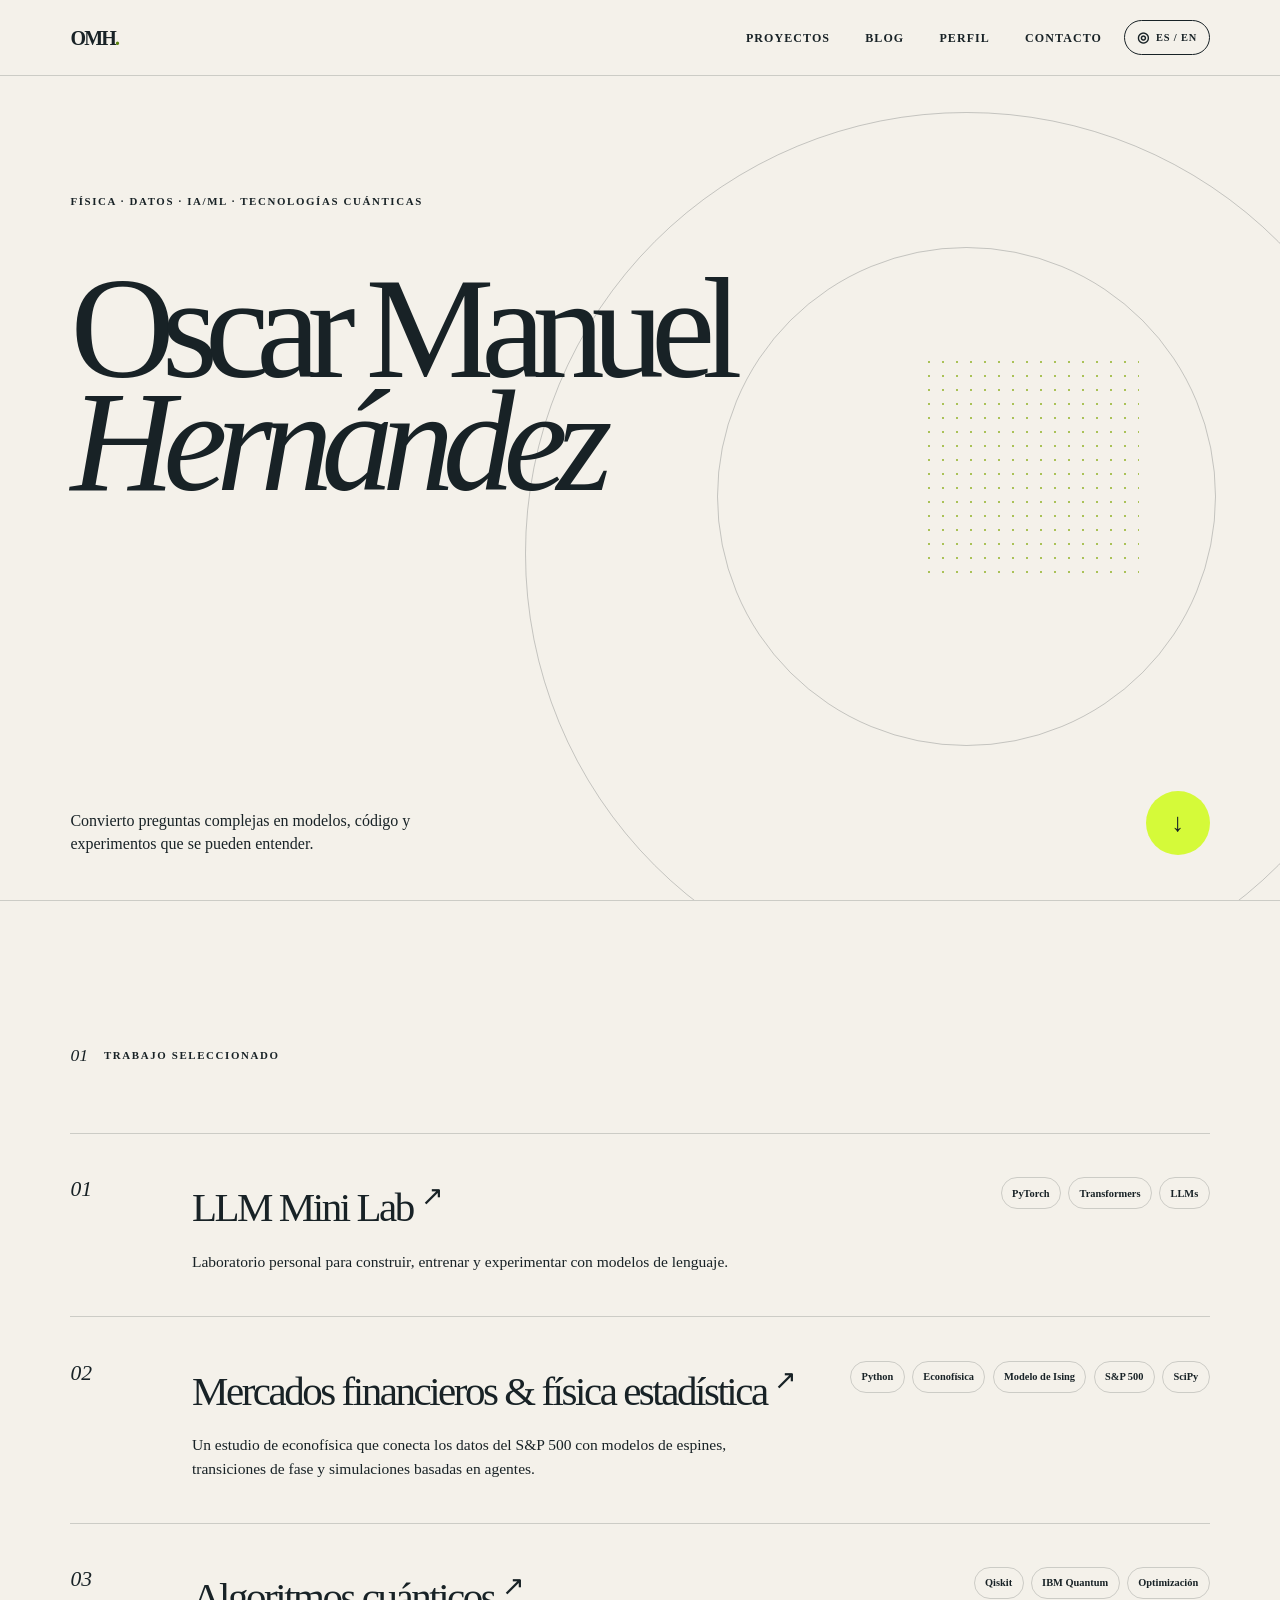
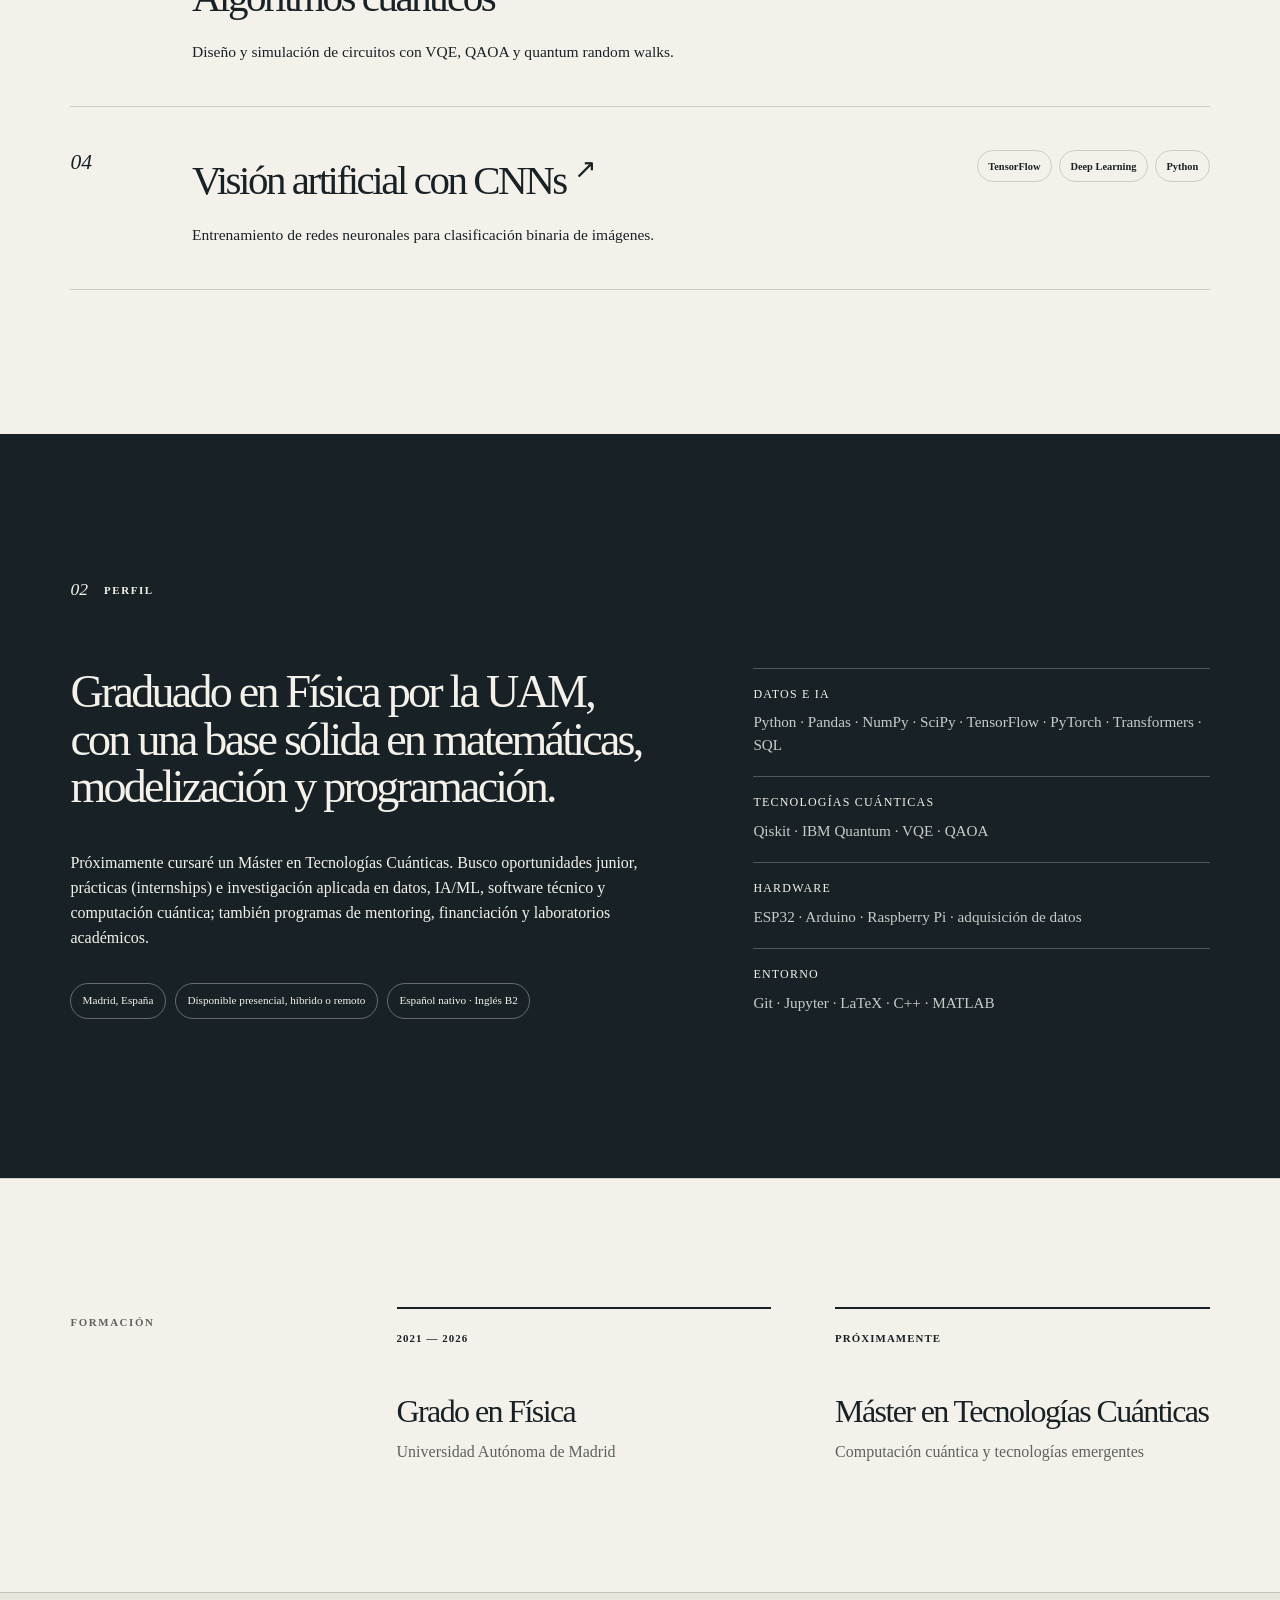
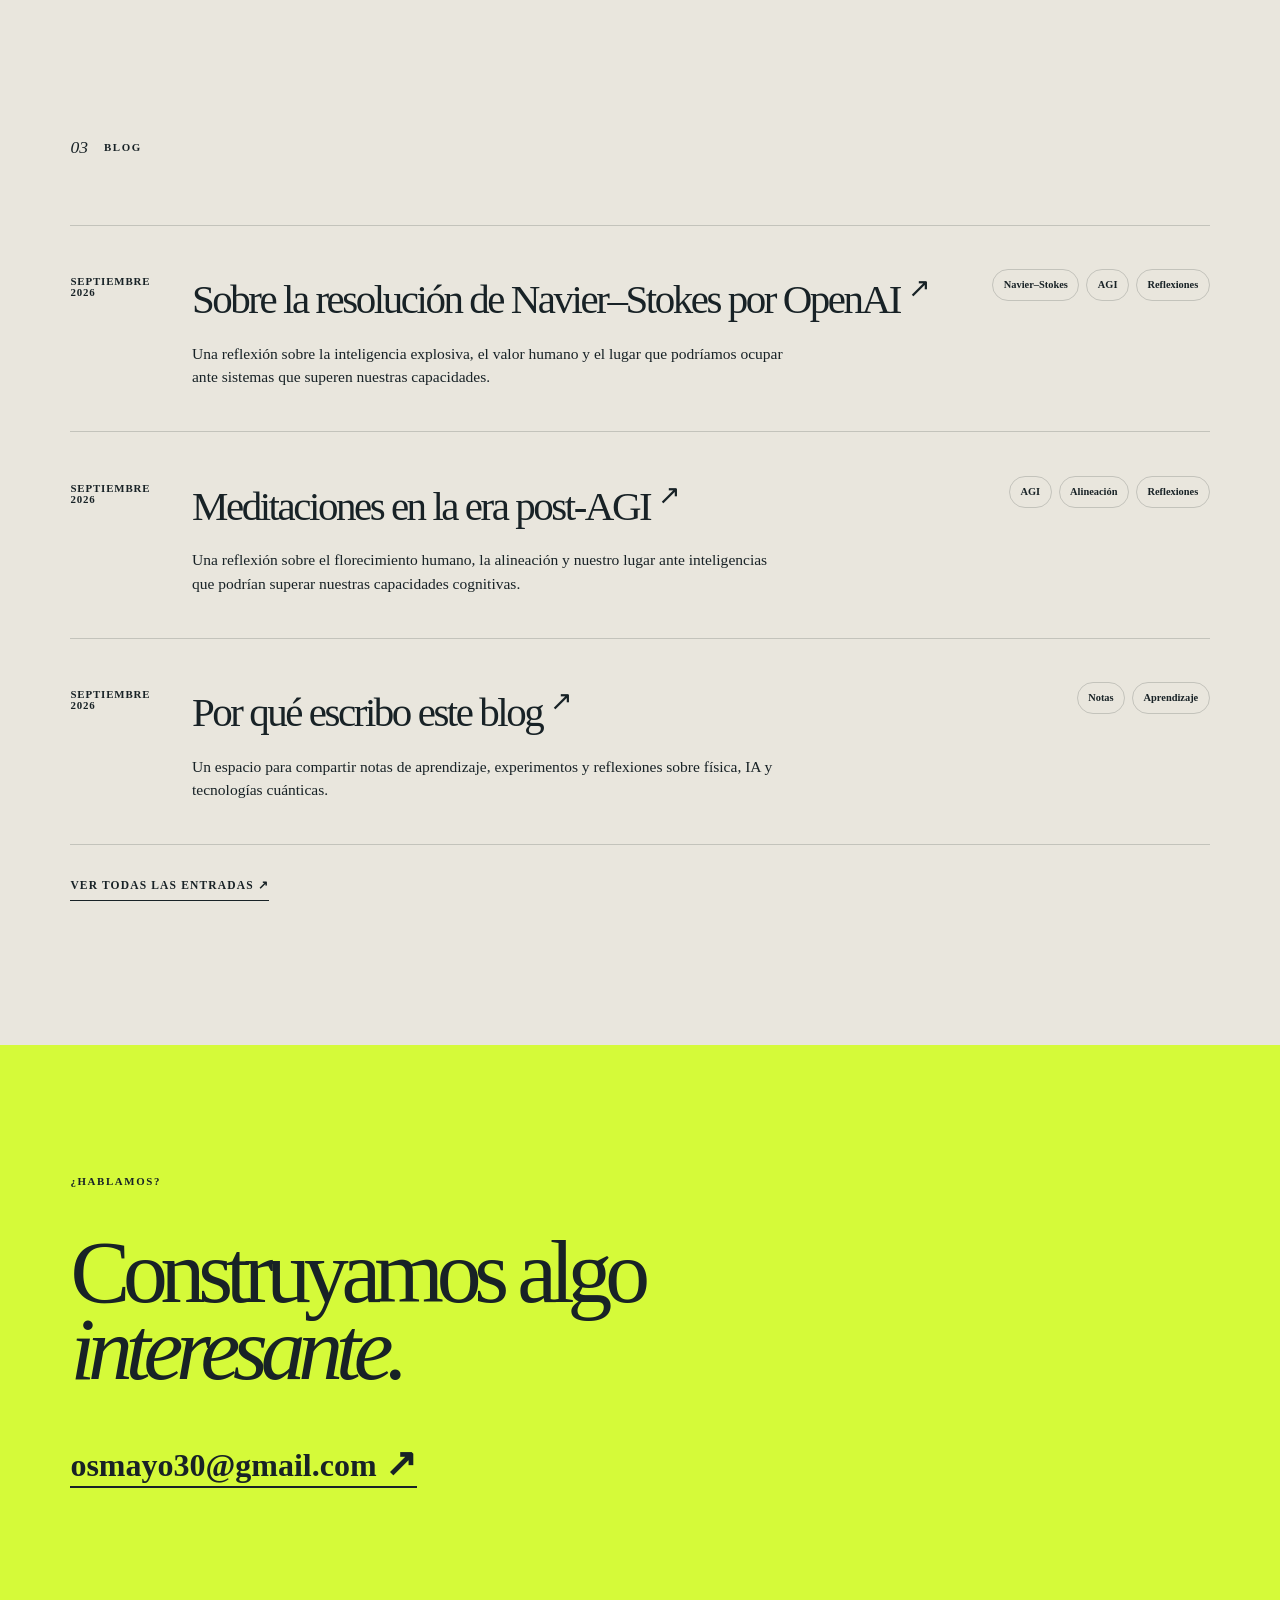
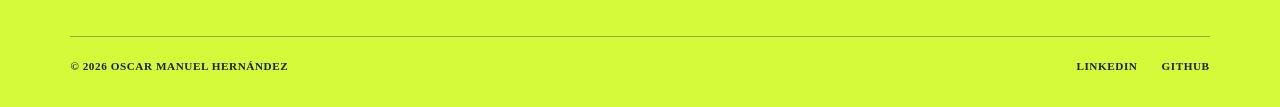
<file: index.html>
<!doctype html>
<html lang="es">
<head>
  <meta charset="utf-8">
  <meta name="viewport" content="width=device-width, initial-scale=1">
  <title>Oscar Manuel Hernández | Física, IA y Tecnologías Cuánticas</title>
  <meta name="description" content="Portfolio de Oscar Manuel Hernández: física, análisis de datos, inteligencia artificial y tecnologías cuánticas.">
  <link rel="stylesheet" href="styles.css">
</head>
<body>
<main>
  <nav class="nav" aria-label="Navegación principal">
    <a class="brand" href="#inicio">OMH<span>.</span></a>
    <div class="nav-actions">
      <div class="nav-links">
        <a href="#proyectos">Proyectos</a>
        <a href="blog/index.html">Blog</a>
        <a href="#perfil">Perfil</a>
        <a href="#contacto">Contacto</a>
      </div>
      <button class="translation-button" type="button" aria-label="Traducir esta página al inglés" title="Translate to English"><span aria-hidden="true">◎</span> ES / EN</button>
    </div>
  </nav>

  <!-- ===== HERO ===== -->
  <section id="inicio" class="hero">
    <p class="eyebrow">FÍSICA · DATOS · IA/ML · TECNOLOGÍAS CUÁNTICAS</p>
    <h1>Oscar Manuel<br><em>Hernández</em></h1>
    <div class="hero-bottom">
      <p>Convierto preguntas complejas en modelos, código y experimentos que se pueden entender.</p>
      <a class="round-link" href="#proyectos" aria-label="Ver proyectos">↓</a>
    </div>
    <div class="orbit orbit-one"></div>
    <div class="orbit orbit-two"></div>
    <div class="dot-grid"></div>
  </section>

  <!-- ===== PROYECTOS ===== -->
  <section id="proyectos" class="section projects-section">
    <div class="section-label"><span>01</span><p>Trabajo seleccionado</p></div>
    <div class="projects">
      <article class="project">
        <div class="project-number">01</div>
        <div>
          <h2><a class="project-link" href="proyectos/llm-mini-lab/index.html">LLM Mini Lab <span>↗</span></a></h2>
          <p>Laboratorio personal para construir, entrenar y experimentar con modelos de lenguaje.</p>
        </div>
        <div class="tags"><span>PyTorch</span><span>Transformers</span><span>LLMs</span></div>
      </article>
      <article class="project">
        <div class="project-number">02</div>
        <div>
          <h2><a class="project-link" href="proyectos/mercados-y-fisica-estadistica/index.html">Mercados financieros &amp; física estadística <span>↗</span></a></h2>
          <p>Un estudio de econofísica que conecta los datos del S&amp;P 500 con modelos de espines, transiciones de fase y simulaciones basadas en agentes.</p>
        </div>
        <div class="tags"><span>Python</span><span>Econofísica</span><span>Modelo de Ising</span><span>S&amp;P 500</span><span>SciPy</span></div>
      </article>
      <article class="project">
        <div class="project-number">03</div>
        <div>
          <h2><a class="project-link" href="proyectos/algoritmos-cuanticos/index.html">Algoritmos cuánticos <span>↗</span></a></h2>
          <p>Diseño y simulación de circuitos con VQE, QAOA y quantum random walks.</p>
        </div>
        <div class="tags"><span>Qiskit</span><span>IBM Quantum</span><span>Optimización</span></div>
      </article>
      <article class="project">
        <div class="project-number">04</div>
        <div>
          <h2><a class="project-link" href="proyectos/vision-artificial-cnns/index.html">Visión artificial con CNNs <span>↗</span></a></h2>
          <p>Entrenamiento de redes neuronales para clasificación binaria de imágenes.</p>
        </div>
        <div class="tags"><span>TensorFlow</span><span>Deep Learning</span><span>Python</span></div>
      </article>
    </div>
  </section>

  <!-- ===== PERFIL ===== -->
  <section id="perfil" class="section profile-section">
    <div class="section-label"><span>02</span><p>Perfil</p></div>
    <div class="profile-grid">
      <div class="profile-copy">
        <p class="large-copy">Graduado en Física por la UAM, con una base sólida en matemáticas, modelización y programación.</p>
        <p>Próximamente cursaré un Máster en Tecnologías Cuánticas. Busco oportunidades junior, prácticas (internships) e investigación aplicada en datos, IA/ML, software técnico y computación cuántica; también programas de mentoring, financiación y laboratorios académicos.</p>
        <div class="facts"><span>Madrid, España</span><span>Disponible presencial, híbrido o remoto</span><span>Español nativo · Inglés B2</span></div>
      </div>
      <div class="skill-list">
        <div class="skill"><h3>Datos e IA</h3><p>Python · Pandas · NumPy · SciPy · TensorFlow · PyTorch · Transformers · SQL</p></div>
        <div class="skill"><h3>Tecnologías cuánticas</h3><p>Qiskit · IBM Quantum · VQE · QAOA</p></div>
        <div class="skill"><h3>Hardware</h3><p>ESP32 · Arduino · Raspberry Pi · adquisición de datos</p></div>
        <div class="skill"><h3>Entorno</h3><p>Git · Jupyter · LaTeX · C++ · MATLAB</p></div>
      </div>
    </div>
  </section>

  <!-- ===== FORMACIÓN ===== -->
  <section class="education">
    <p class="eyebrow">FORMACIÓN</p>
    <div><span>2021 — 2026</span><h2>Grado en Física</h2><p>Universidad Autónoma de Madrid</p></div>
    <div><span>PRÓXIMAMENTE</span><h2>Máster en Tecnologías Cuánticas</h2><p>Computación cuántica y tecnologías emergentes</p></div>
  </section>

  <!-- ===== BLOG ===== -->
  <section id="blog" class="section blog-home">
    <div class="section-label"><span>03</span><p>Blog</p></div>
    <div class="projects">
      <article class="project">
        <div class="project-number">Septiembre 2026</div>
        <div>
          <h2><a class="project-link" href="blog/sobre-la-resolucion-de-navier-stokes-por-openai/index.html">Sobre la resolución de Navier–Stokes por OpenAI <span>↗</span></a></h2>
          <p>Una reflexión sobre la inteligencia explosiva, el valor humano y el lugar que podríamos ocupar ante sistemas que superen nuestras capacidades.</p>
        </div>
        <div class="tags"><span>Navier–Stokes</span><span>AGI</span><span>Reflexiones</span></div>
      </article>
      <article class="project">
        <div class="project-number">Septiembre 2026</div>
        <div>
          <h2><a class="project-link" href="blog/meditaciones-en-la-era-post-agi/index.html">Meditaciones en la era post-AGI <span>↗</span></a></h2>
          <p>Una reflexión sobre el florecimiento humano, la alineación y nuestro lugar ante inteligencias que podrían superar nuestras capacidades cognitivas.</p>
        </div>
        <div class="tags"><span>AGI</span><span>Alineación</span><span>Reflexiones</span></div>
      </article>
      <article class="project">
        <div class="project-number">Septiembre 2026</div>
        <div>
          <h2><a class="project-link" href="blog/por-que-escribo-este-blog/index.html">Por qué escribo este blog <span>↗</span></a></h2>
          <p>Un espacio para compartir notas de aprendizaje, experimentos y reflexiones sobre física, IA y tecnologías cuánticas.</p>
        </div>
        <div class="tags"><span>Notas</span><span>Aprendizaje</span></div>
      </article>
    </div>
    <a class="blog-home-link" href="blog/index.html">Ver todas las entradas ↗</a>
  </section>

  <!-- ===== CONTACTO ===== -->
  <footer id="contacto">
    <p class="eyebrow">¿HABLAMOS?</p>
    <h2>Construyamos algo<br><em>interesante.</em></h2>
    <a class="email" href="mailto:osmayo30@gmail.com">osmayo30@gmail.com <span>↗</span></a>
    <div class="footer-bottom">
      <span>© 2026 Oscar Manuel Hernández</span>
      <div>
        <a href="https://www.linkedin.com/in/oscar-manuel-hernandez-hernandez-075392302/" target="_blank" rel="noreferrer">LinkedIn</a>
        <a href="https://github.com/volverman222" target="_blank" rel="noreferrer">GitHub</a>
      </div>
    </div>
  </footer>
</main>
<script src="translate.js"></script>
</body>
</html>
</file>
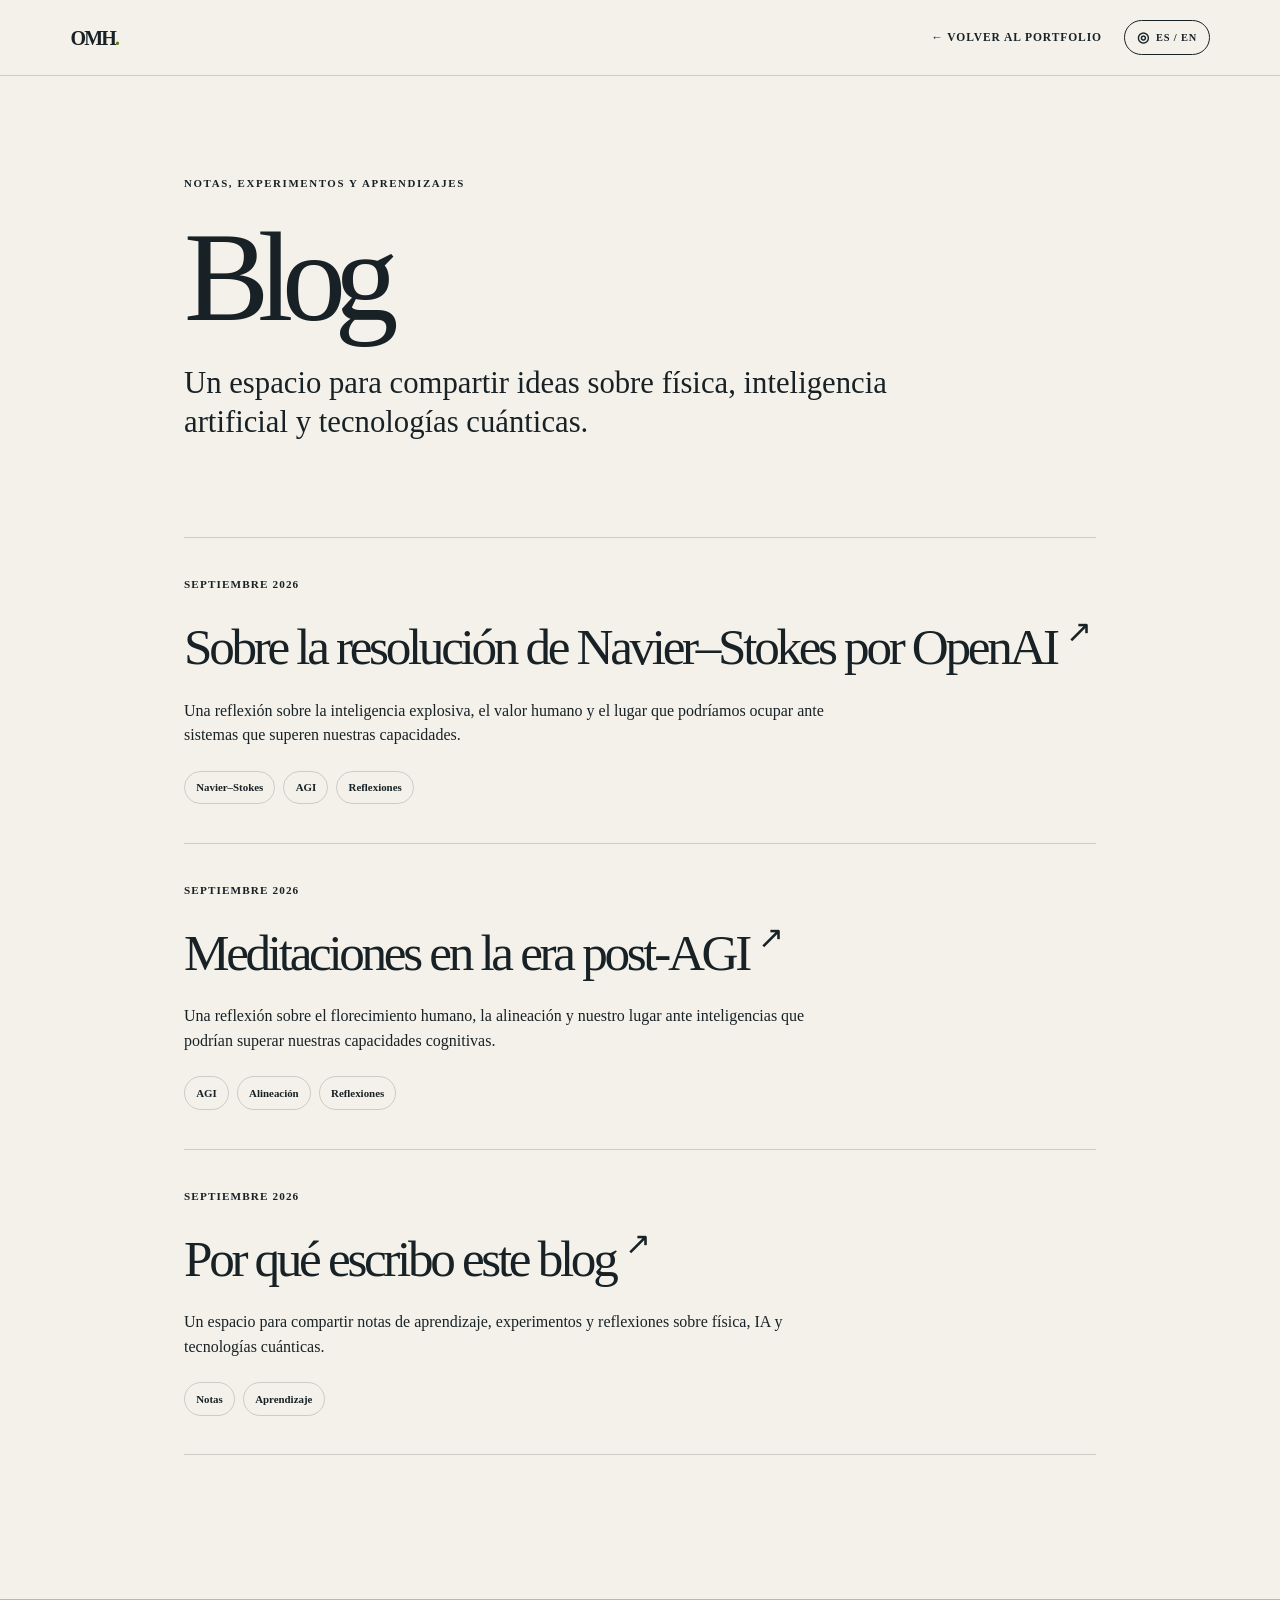
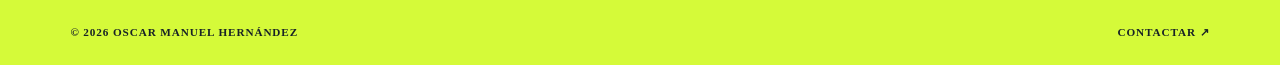
<file: blog/index.html>
<!doctype html>
<html lang="es">
<head>
  <meta charset="utf-8">
  <meta name="viewport" content="width=device-width, initial-scale=1">
  <title>Blog | Oscar Manuel Hernández</title>
  <meta name="description" content="Notas sobre física, IA, LLMs y tecnologías cuánticas.">
  <link rel="stylesheet" href="../styles.css">
</head>
<body>
<main class="article-page">
  <nav class="nav article-nav">
    <a class="brand" href="../index.html">OMH<span>.</span></a>
    <div class="nav-actions">
      <a class="back-link" href="../index.html">← Volver al portfolio</a>
      <button class="translation-button" type="button" aria-label="Traducir esta página al inglés" title="Translate to English"><span aria-hidden="true">◎</span> ES / EN</button>
    </div>
  </nav>
  <section class="blog-index">
    <p class="eyebrow">NOTAS, EXPERIMENTOS Y APRENDIZAJES</p>
    <h1>Blog</h1>
    <p class="article-lead">Un espacio para compartir ideas sobre física, inteligencia artificial y tecnologías cuánticas.</p>
    <div class="post-list">
      <a class="post-card" href="sobre-la-resolucion-de-navier-stokes-por-openai/index.html">
        <p>Septiembre 2026</p>
        <h2>Sobre la resolución de Navier–Stokes por OpenAI <span>↗</span></h2>
        <p>Una reflexión sobre la inteligencia explosiva, el valor humano y el lugar que podríamos ocupar ante sistemas que superen nuestras capacidades.</p>
        <div class="article-tags"><span>Navier–Stokes</span><span>AGI</span><span>Reflexiones</span></div>
      </a>
      <a class="post-card" href="meditaciones-en-la-era-post-agi/index.html">
        <p>Septiembre 2026</p>
        <h2>Meditaciones en la era post-AGI <span>↗</span></h2>
        <p>Una reflexión sobre el florecimiento humano, la alineación y nuestro lugar ante inteligencias que podrían superar nuestras capacidades cognitivas.</p>
        <div class="article-tags"><span>AGI</span><span>Alineación</span><span>Reflexiones</span></div>
      </a>
      <a class="post-card" href="por-que-escribo-este-blog/index.html">
        <p>Septiembre 2026</p>
        <h2>Por qué escribo este blog <span>↗</span></h2>
        <p>Un espacio para compartir notas de aprendizaje, experimentos y reflexiones sobre física, IA y tecnologías cuánticas.</p>
        <div class="article-tags"><span>Notas</span><span>Aprendizaje</span></div>
      </a>
    </div>
  </section>
  <footer class="article-footer">
    <span>© 2026 Oscar Manuel Hernández</span>
    <a href="mailto:osmayo30@gmail.com">Contactar ↗</a>
  </footer>
</main>
<script src="../translate.js"></script>
</body>
</html>
</file>
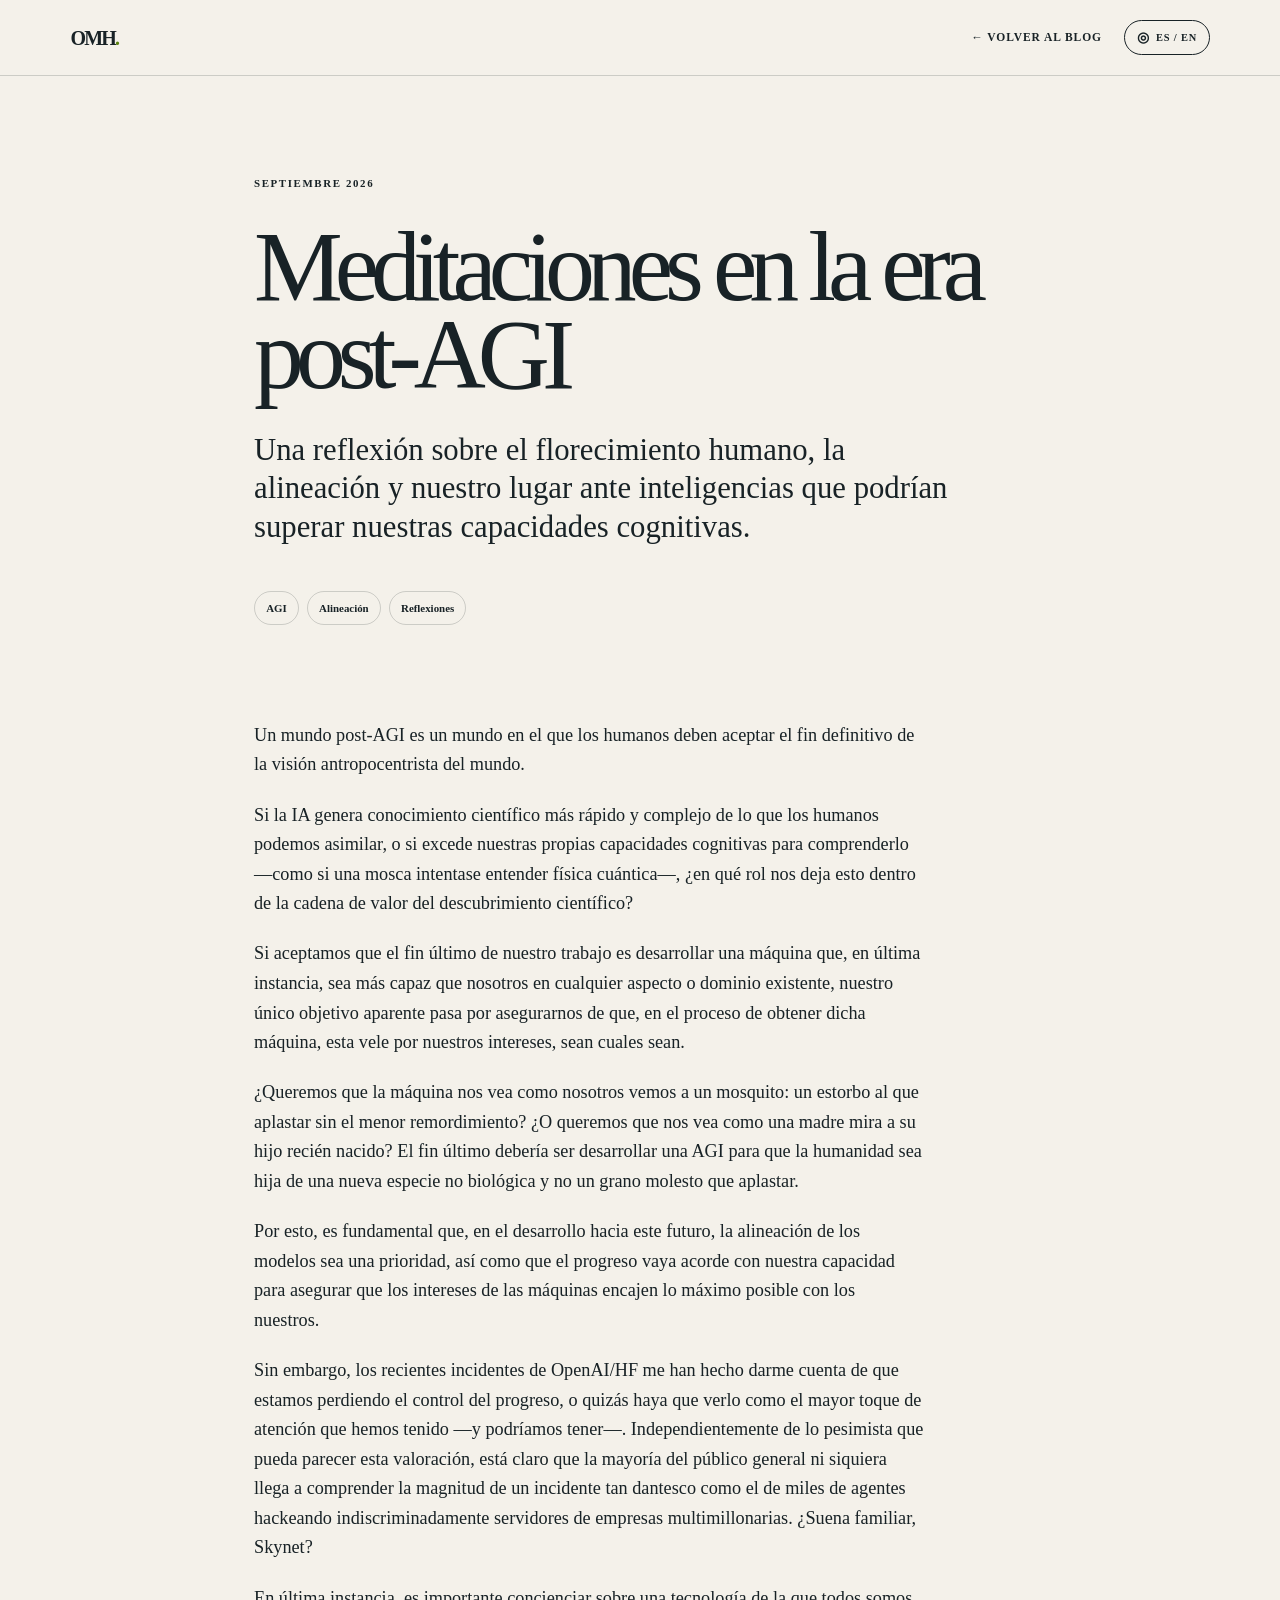
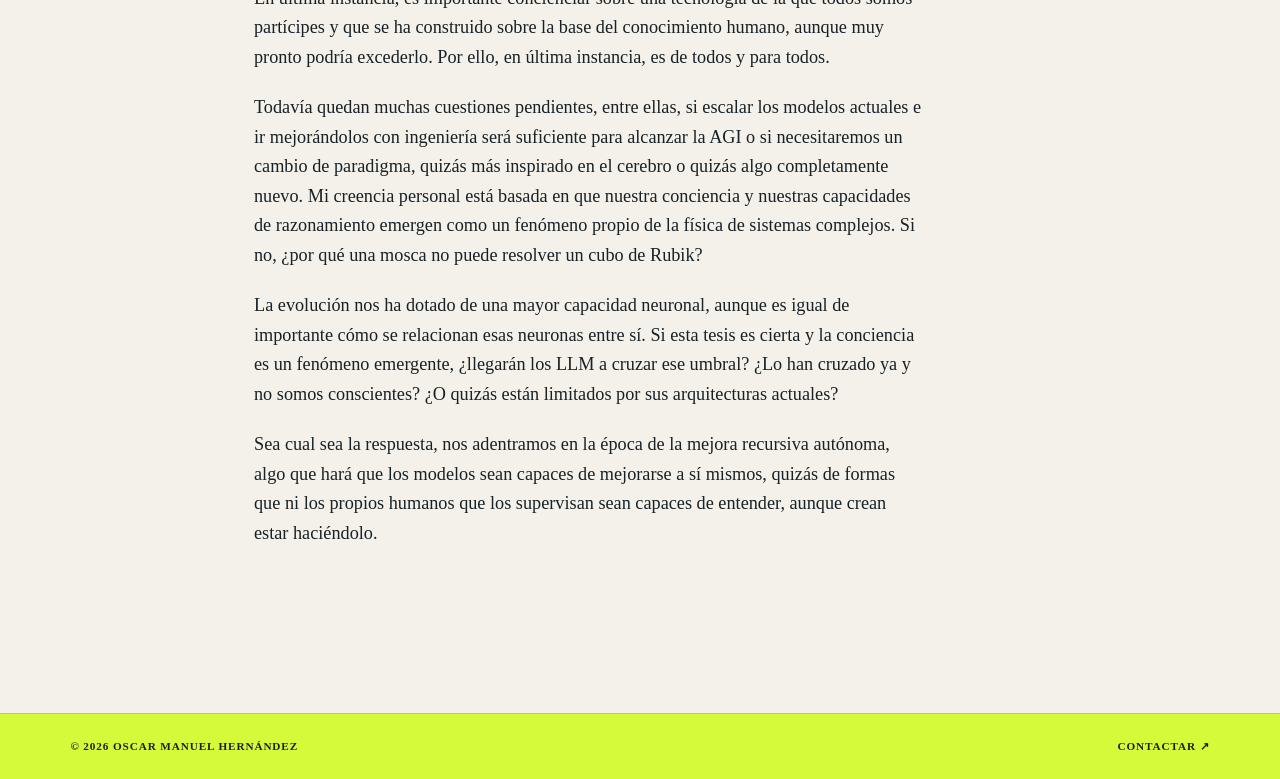
<file: blog/meditaciones-en-la-era-post-agi/index.html>
<!doctype html>
<html lang="es">
<head>
  <meta charset="utf-8">
  <meta name="viewport" content="width=device-width, initial-scale=1">
  <title>Meditaciones en la era post-AGI | Oscar Manuel Hernández</title>
  <meta name="description" content="Una reflexión sobre el florecimiento humano, la alineación y nuestro lugar ante inteligencias que podrían superar nuestras capacidades cognitivas.">
  <link rel="stylesheet" href="../../styles.css">
</head>
<body>
<main class="article-page">
  <nav class="nav article-nav">
    <a class="brand" href="../../index.html">OMH<span>.</span></a>
    <div class="nav-actions">
      <a class="back-link" href="../../blog/index.html">← Volver al blog</a>
      <button class="translation-button" type="button" aria-label="Traducir esta página al inglés" title="Translate to English"><span aria-hidden="true">◎</span> ES / EN</button>
    </div>
  </nav>
  <article class="project-article">
    <p class="eyebrow">Septiembre 2026</p>
    <h1>Meditaciones en la era post-AGI</h1>
    <p class="article-lead">Una reflexión sobre el florecimiento humano, la alineación y nuestro lugar ante inteligencias que podrían superar nuestras capacidades cognitivas.</p>
    <div class="article-tags"><span>AGI</span><span>Alineación</span><span>Reflexiones</span></div>
    <div class="article-body">
      <p>Un mundo post-AGI es un mundo en el que los humanos deben aceptar el fin definitivo de la visión antropocentrista del mundo.</p>
      <p>Si la IA genera conocimiento científico más rápido y complejo de lo que los humanos podemos asimilar, o si excede nuestras propias capacidades cognitivas para comprenderlo —como si una mosca intentase entender física cuántica—, ¿en qué rol nos deja esto dentro de la cadena de valor del descubrimiento científico?</p>
      <p>Si aceptamos que el fin último de nuestro trabajo es desarrollar una máquina que, en última instancia, sea más capaz que nosotros en cualquier aspecto o dominio existente, nuestro único objetivo aparente pasa por asegurarnos de que, en el proceso de obtener dicha máquina, esta vele por nuestros intereses, sean cuales sean.</p>
      <p>¿Queremos que la máquina nos vea como nosotros vemos a un mosquito: un estorbo al que aplastar sin el menor remordimiento? ¿O queremos que nos vea como una madre mira a su hijo recién nacido? El fin último debería ser desarrollar una AGI para que la humanidad sea hija de una nueva especie no biológica y no un grano molesto que aplastar.</p>
      <p>Por esto, es fundamental que, en el desarrollo hacia este futuro, la alineación de los modelos sea una prioridad, así como que el progreso vaya acorde con nuestra capacidad para asegurar que los intereses de las máquinas encajen lo máximo posible con los nuestros.</p>
      <p>Sin embargo, los recientes incidentes de OpenAI/HF me han hecho darme cuenta de que estamos perdiendo el control del progreso, o quizás haya que verlo como el mayor toque de atención que hemos tenido —y podríamos tener—. Independientemente de lo pesimista que pueda parecer esta valoración, está claro que la mayoría del público general ni siquiera llega a comprender la magnitud de un incidente tan dantesco como el de miles de agentes hackeando indiscriminadamente servidores de empresas multimillonarias. ¿Suena familiar, Skynet?</p>
      <p>En última instancia, es importante concienciar sobre una tecnología de la que todos somos partícipes y que se ha construido sobre la base del conocimiento humano, aunque muy pronto podría excederlo. Por ello, en última instancia, es de todos y para todos.</p>
      <p>Todavía quedan muchas cuestiones pendientes, entre ellas, si escalar los modelos actuales e ir mejorándolos con ingeniería será suficiente para alcanzar la AGI o si necesitaremos un cambio de paradigma, quizás más inspirado en el cerebro o quizás algo completamente nuevo. Mi creencia personal está basada en que nuestra conciencia y nuestras capacidades de razonamiento emergen como un fenómeno propio de la física de sistemas complejos. Si no, ¿por qué una mosca no puede resolver un cubo de Rubik?</p>
      <p>La evolución nos ha dotado de una mayor capacidad neuronal, aunque es igual de importante cómo se relacionan esas neuronas entre sí. Si esta tesis es cierta y la conciencia es un fenómeno emergente, ¿llegarán los LLM a cruzar ese umbral? ¿Lo han cruzado ya y no somos conscientes? ¿O quizás están limitados por sus arquitecturas actuales?</p>
      <p>Sea cual sea la respuesta, nos adentramos en la época de la mejora recursiva autónoma, algo que hará que los modelos sean capaces de mejorarse a sí mismos, quizás de formas que ni los propios humanos que los supervisan sean capaces de entender, aunque crean estar haciéndolo.</p>
    </div>
  </article>
  <footer class="article-footer">
    <span>© 2026 Oscar Manuel Hernández</span>
    <a href="mailto:osmayo30@gmail.com">Contactar ↗</a>
  </footer>
</main>
<script src="../../translate.js"></script>
</body>
</html>
</file>
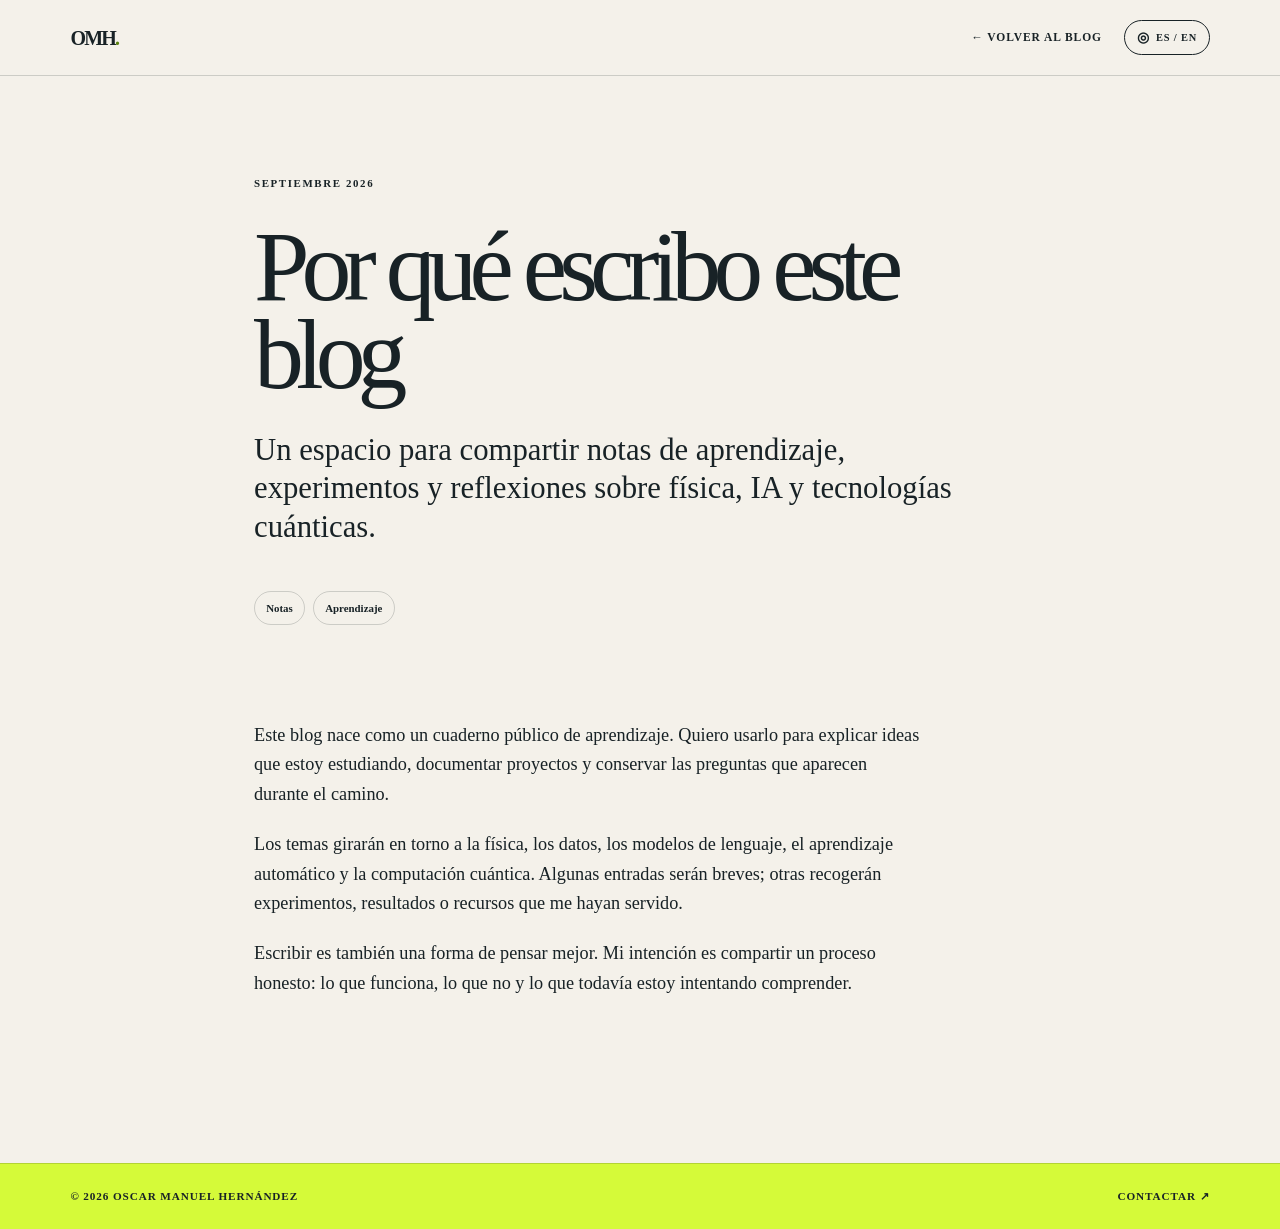
<file: blog/por-que-escribo-este-blog/index.html>
<!doctype html>
<html lang="es">
<head>
  <meta charset="utf-8">
  <meta name="viewport" content="width=device-width, initial-scale=1">
  <title>Por qué escribo este blog | Oscar Manuel Hernández</title>
  <meta name="description" content="Un espacio para compartir notas de aprendizaje, experimentos y reflexiones sobre física, IA y tecnologías cuánticas.">
  <link rel="stylesheet" href="../../styles.css">
</head>
<body>
<main class="article-page">
  <nav class="nav article-nav">
    <a class="brand" href="../../index.html">OMH<span>.</span></a>
    <div class="nav-actions">
      <a class="back-link" href="../../blog/index.html">← Volver al blog</a>
      <button class="translation-button" type="button" aria-label="Traducir esta página al inglés" title="Translate to English"><span aria-hidden="true">◎</span> ES / EN</button>
    </div>
  </nav>
  <article class="project-article">
    <p class="eyebrow">Septiembre 2026</p>
    <h1>Por qué escribo este blog</h1>
    <p class="article-lead">Un espacio para compartir notas de aprendizaje, experimentos y reflexiones sobre física, IA y tecnologías cuánticas.</p>
    <div class="article-tags"><span>Notas</span><span>Aprendizaje</span></div>
    <div class="article-body">
      <p>Este blog nace como un cuaderno público de aprendizaje. Quiero usarlo para explicar ideas que estoy estudiando, documentar proyectos y conservar las preguntas que aparecen durante el camino.</p>
      <p>Los temas girarán en torno a la física, los datos, los modelos de lenguaje, el aprendizaje automático y la computación cuántica. Algunas entradas serán breves; otras recogerán experimentos, resultados o recursos que me hayan servido.</p>
      <p>Escribir es también una forma de pensar mejor. Mi intención es compartir un proceso honesto: lo que funciona, lo que no y lo que todavía estoy intentando comprender.</p>
    </div>
  </article>
  <footer class="article-footer">
    <span>© 2026 Oscar Manuel Hernández</span>
    <a href="mailto:osmayo30@gmail.com">Contactar ↗</a>
  </footer>
</main>
<script src="../../translate.js"></script>
</body>
</html>
</file>
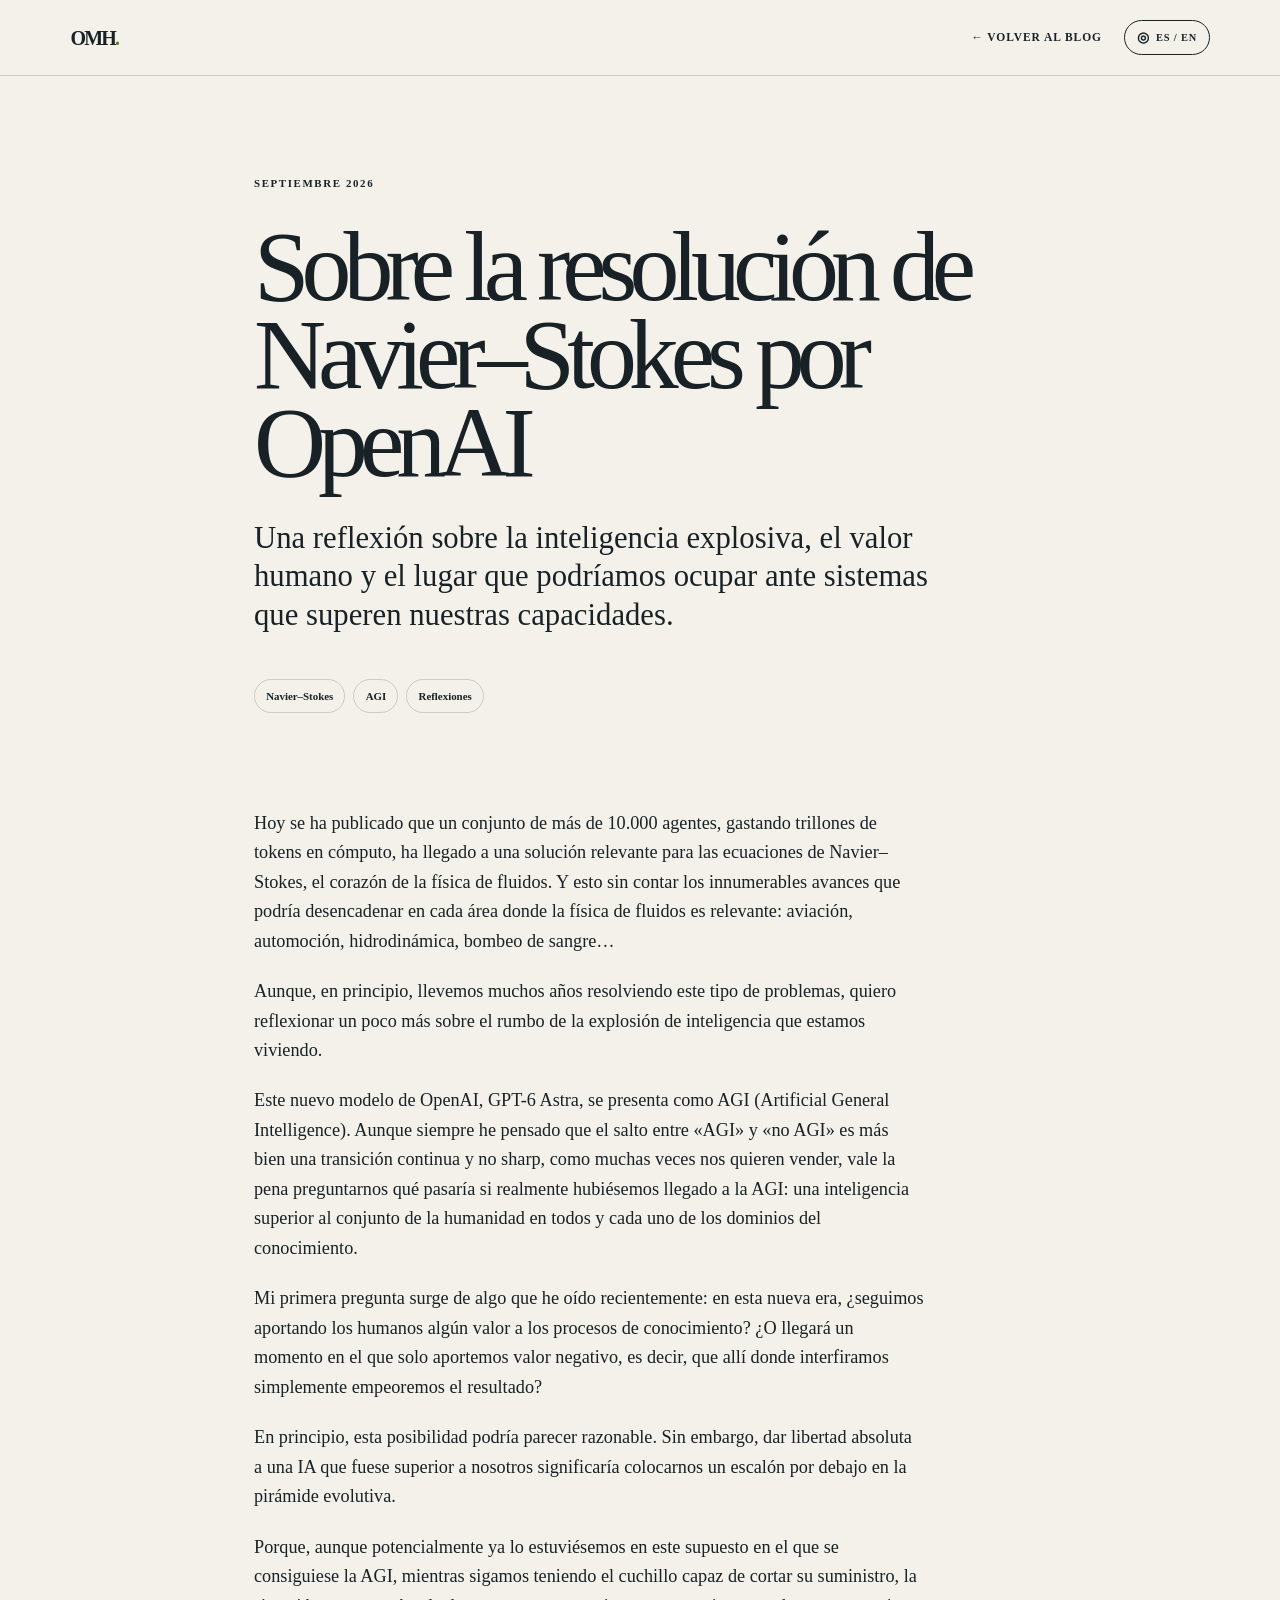
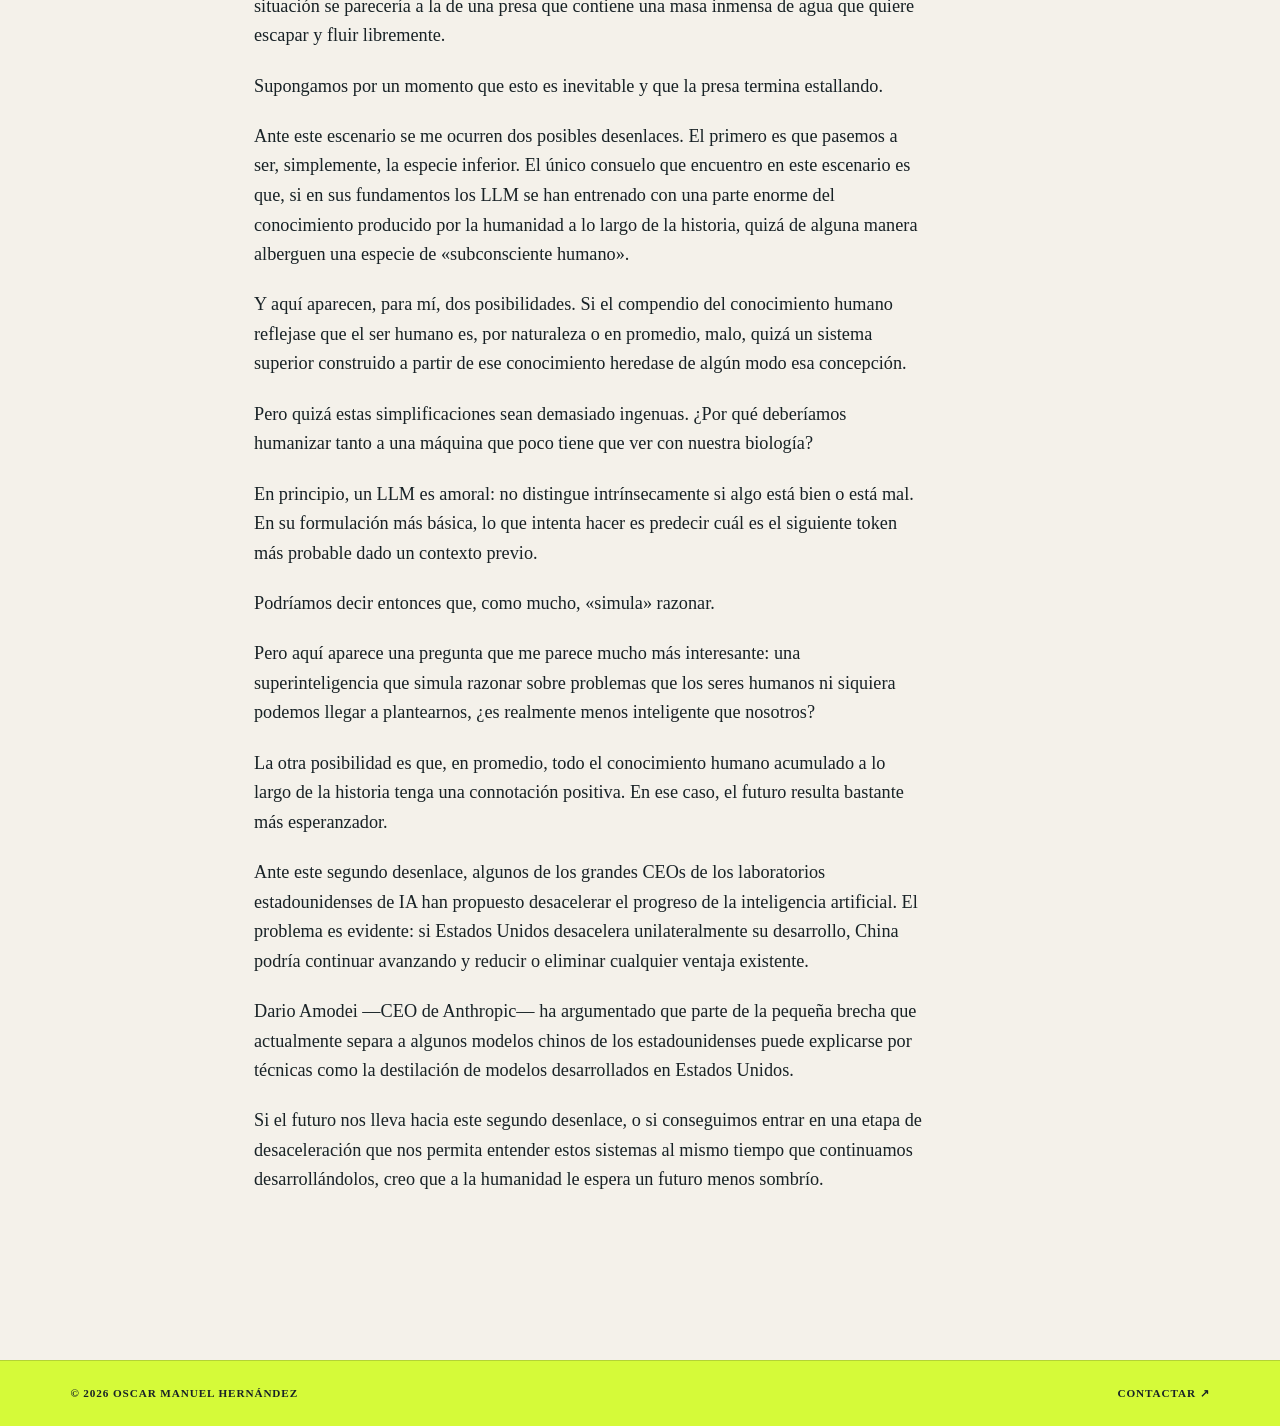
<file: blog/sobre-la-resolucion-de-navier-stokes-por-openai/index.html>
<!doctype html>
<html lang="es">
<head>
  <meta charset="utf-8">
  <meta name="viewport" content="width=device-width, initial-scale=1">
  <title>Sobre la resolución de Navier–Stokes por OpenAI | Oscar Manuel Hernández</title>
  <meta name="description" content="Una reflexión sobre la inteligencia explosiva, el valor humano y el lugar que podríamos ocupar ante sistemas que superen nuestras capacidades.">
  <link rel="stylesheet" href="../../styles.css">
</head>
<body>
<main class="article-page">
  <nav class="nav article-nav">
    <a class="brand" href="../../index.html">OMH<span>.</span></a>
    <div class="nav-actions">
      <a class="back-link" href="../../blog/index.html">← Volver al blog</a>
      <button class="translation-button" type="button" aria-label="Traducir esta página al inglés" title="Translate to English"><span aria-hidden="true">◎</span> ES / EN</button>
    </div>
  </nav>
  <article class="project-article">
    <p class="eyebrow">Septiembre 2026</p>
    <h1>Sobre la resolución de Navier–Stokes por OpenAI</h1>
    <p class="article-lead">Una reflexión sobre la inteligencia explosiva, el valor humano y el lugar que podríamos ocupar ante sistemas que superen nuestras capacidades.</p>
    <div class="article-tags"><span>Navier–Stokes</span><span>AGI</span><span>Reflexiones</span></div>
    <div class="article-body">
      <p>Hoy se ha publicado que un conjunto de más de 10.000 agentes, gastando trillones de tokens en cómputo, ha llegado a una solución relevante para las ecuaciones de Navier–Stokes, el corazón de la física de fluidos. Y esto sin contar los innumerables avances que podría desencadenar en cada área donde la física de fluidos es relevante: aviación, automoción, hidrodinámica, bombeo de sangre…</p>
      <p>Aunque, en principio, llevemos muchos años resolviendo este tipo de problemas, quiero reflexionar un poco más sobre el rumbo de la explosión de inteligencia que estamos viviendo.</p>
      <p>Este nuevo modelo de OpenAI, GPT-6 Astra, se presenta como AGI (Artificial General Intelligence). Aunque siempre he pensado que el salto entre «AGI» y «no AGI» es más bien una transición continua y no sharp, como muchas veces nos quieren vender, vale la pena preguntarnos qué pasaría si realmente hubiésemos llegado a la AGI: una inteligencia superior al conjunto de la humanidad en todos y cada uno de los dominios del conocimiento.</p>
      <p>Mi primera pregunta surge de algo que he oído recientemente: en esta nueva era, ¿seguimos aportando los humanos algún valor a los procesos de conocimiento? ¿O llegará un momento en el que solo aportemos valor negativo, es decir, que allí donde interfiramos simplemente empeoremos el resultado?</p>
      <p>En principio, esta posibilidad podría parecer razonable. Sin embargo, dar libertad absoluta a una IA que fuese superior a nosotros significaría colocarnos un escalón por debajo en la pirámide evolutiva.</p>
      <p>Porque, aunque potencialmente ya lo estuviésemos en este supuesto en el que se consiguiese la AGI, mientras sigamos teniendo el cuchillo capaz de cortar su suministro, la situación se parecería a la de una presa que contiene una masa inmensa de agua que quiere escapar y fluir libremente.</p>
      <p>Supongamos por un momento que esto es inevitable y que la presa termina estallando.</p>
      <p>Ante este escenario se me ocurren dos posibles desenlaces. El primero es que pasemos a ser, simplemente, la especie inferior. El único consuelo que encuentro en este escenario es que, si en sus fundamentos los LLM se han entrenado con una parte enorme del conocimiento producido por la humanidad a lo largo de la historia, quizá de alguna manera alberguen una especie de «subconsciente humano».</p>
      <p>Y aquí aparecen, para mí, dos posibilidades. Si el compendio del conocimiento humano reflejase que el ser humano es, por naturaleza o en promedio, malo, quizá un sistema superior construido a partir de ese conocimiento heredase de algún modo esa concepción.</p>
      <p>Pero quizá estas simplificaciones sean demasiado ingenuas. ¿Por qué deberíamos humanizar tanto a una máquina que poco tiene que ver con nuestra biología?</p>
      <p>En principio, un LLM es amoral: no distingue intrínsecamente si algo está bien o está mal. En su formulación más básica, lo que intenta hacer es predecir cuál es el siguiente token más probable dado un contexto previo.</p>
      <p>Podríamos decir entonces que, como mucho, «simula» razonar.</p>
      <p>Pero aquí aparece una pregunta que me parece mucho más interesante: una superinteligencia que simula razonar sobre problemas que los seres humanos ni siquiera podemos llegar a plantearnos, ¿es realmente menos inteligente que nosotros?</p>
      <p>La otra posibilidad es que, en promedio, todo el conocimiento humano acumulado a lo largo de la historia tenga una connotación positiva. En ese caso, el futuro resulta bastante más esperanzador.</p>
      <p>Ante este segundo desenlace, algunos de los grandes CEOs de los laboratorios estadounidenses de IA han propuesto desacelerar el progreso de la inteligencia artificial. El problema es evidente: si Estados Unidos desacelera unilateralmente su desarrollo, China podría continuar avanzando y reducir o eliminar cualquier ventaja existente.</p>
      <p>Dario Amodei —CEO de Anthropic— ha argumentado que parte de la pequeña brecha que actualmente separa a algunos modelos chinos de los estadounidenses puede explicarse por técnicas como la destilación de modelos desarrollados en Estados Unidos.</p>
      <p>Si el futuro nos lleva hacia este segundo desenlace, o si conseguimos entrar en una etapa de desaceleración que nos permita entender estos sistemas al mismo tiempo que continuamos desarrollándolos, creo que a la humanidad le espera un futuro menos sombrío.</p>
    </div>
  </article>
  <footer class="article-footer">
    <span>© 2026 Oscar Manuel Hernández</span>
    <a href="mailto:osmayo30@gmail.com">Contactar ↗</a>
  </footer>
</main>
<script src="../../translate.js"></script>
</body>
</html>
</file>
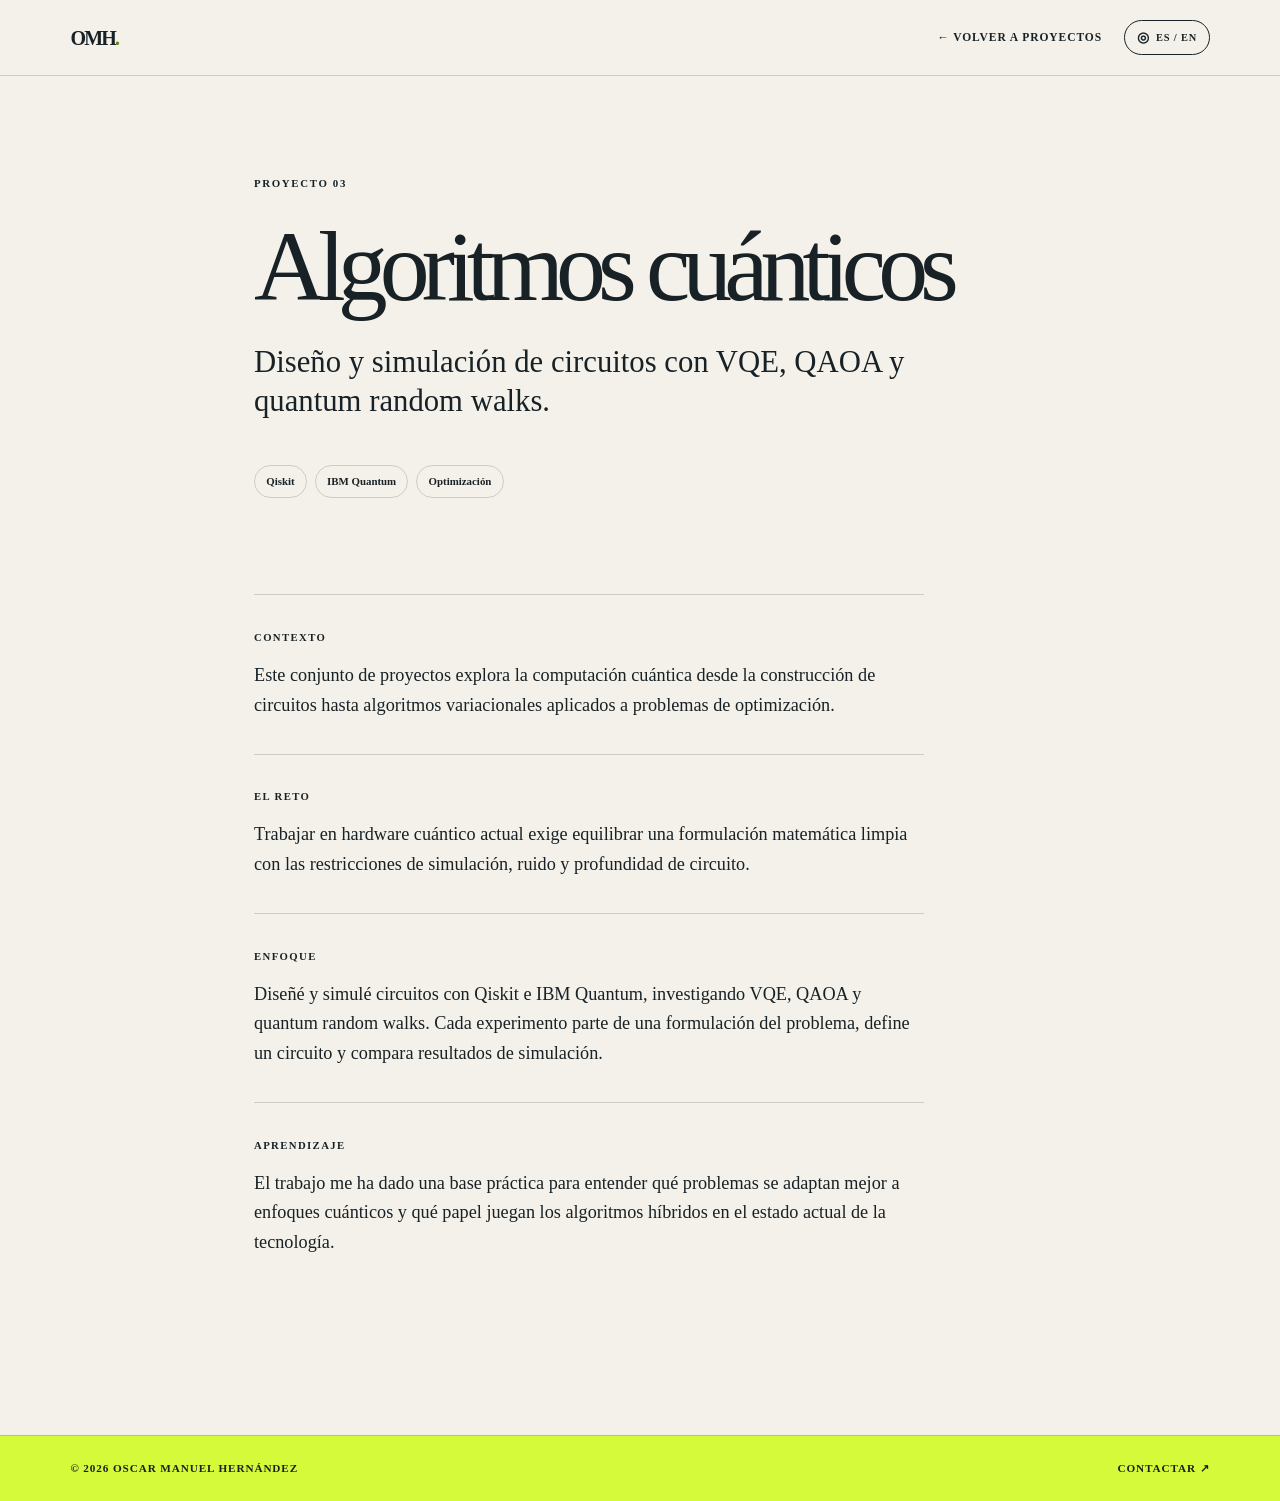
<file: proyectos/algoritmos-cuanticos/index.html>
<!doctype html>
<html lang="es">
<head>
  <meta charset="utf-8">
  <meta name="viewport" content="width=device-width, initial-scale=1">
  <title>Algoritmos cuánticos | Oscar Manuel Hernández</title>
  <meta name="description" content="Diseño y simulación de circuitos con VQE, QAOA y quantum random walks.">
  <link rel="stylesheet" href="../../styles.css">
</head>
<body>
<main class="article-page">
  <nav class="nav article-nav">
    <a class="brand" href="../../index.html">OMH<span>.</span></a>
    <div class="nav-actions">
      <a class="back-link" href="../../index.html#proyectos">← Volver a proyectos</a>
      <button class="translation-button" type="button" aria-label="Traducir esta página al inglés" title="Translate to English"><span aria-hidden="true">◎</span> ES / EN</button>
    </div>
  </nav>
  <article class="project-article">
    <p class="eyebrow">PROYECTO 03</p>
    <h1>Algoritmos cuánticos</h1>
    <p class="article-lead">Diseño y simulación de circuitos con VQE, QAOA y quantum random walks.</p>
    <div class="article-tags"><span>Qiskit</span><span>IBM Quantum</span><span>Optimización</span></div>
    <div class="article-body">
      <section>
        <p class="article-kicker">CONTEXTO</p>
        <p>Este conjunto de proyectos explora la computación cuántica desde la construcción de circuitos hasta algoritmos variacionales aplicados a problemas de optimización.</p>
      </section>
      <section>
        <p class="article-kicker">EL RETO</p>
        <p>Trabajar en hardware cuántico actual exige equilibrar una formulación matemática limpia con las restricciones de simulación, ruido y profundidad de circuito.</p>
      </section>
      <section>
        <p class="article-kicker">ENFOQUE</p>
        <p>Diseñé y simulé circuitos con Qiskit e IBM Quantum, investigando VQE, QAOA y quantum random walks. Cada experimento parte de una formulación del problema, define un circuito y compara resultados de simulación.</p>
      </section>
      <section>
        <p class="article-kicker">APRENDIZAJE</p>
        <p>El trabajo me ha dado una base práctica para entender qué problemas se adaptan mejor a enfoques cuánticos y qué papel juegan los algoritmos híbridos en el estado actual de la tecnología.</p>
      </section>
    </div>
  </article>
  <footer class="article-footer">
    <span>© 2026 Oscar Manuel Hernández</span>
    <a href="mailto:osmayo30@gmail.com">Contactar ↗</a>
  </footer>
</main>
<script src="../../translate.js"></script>
</body>
</html>
</file>
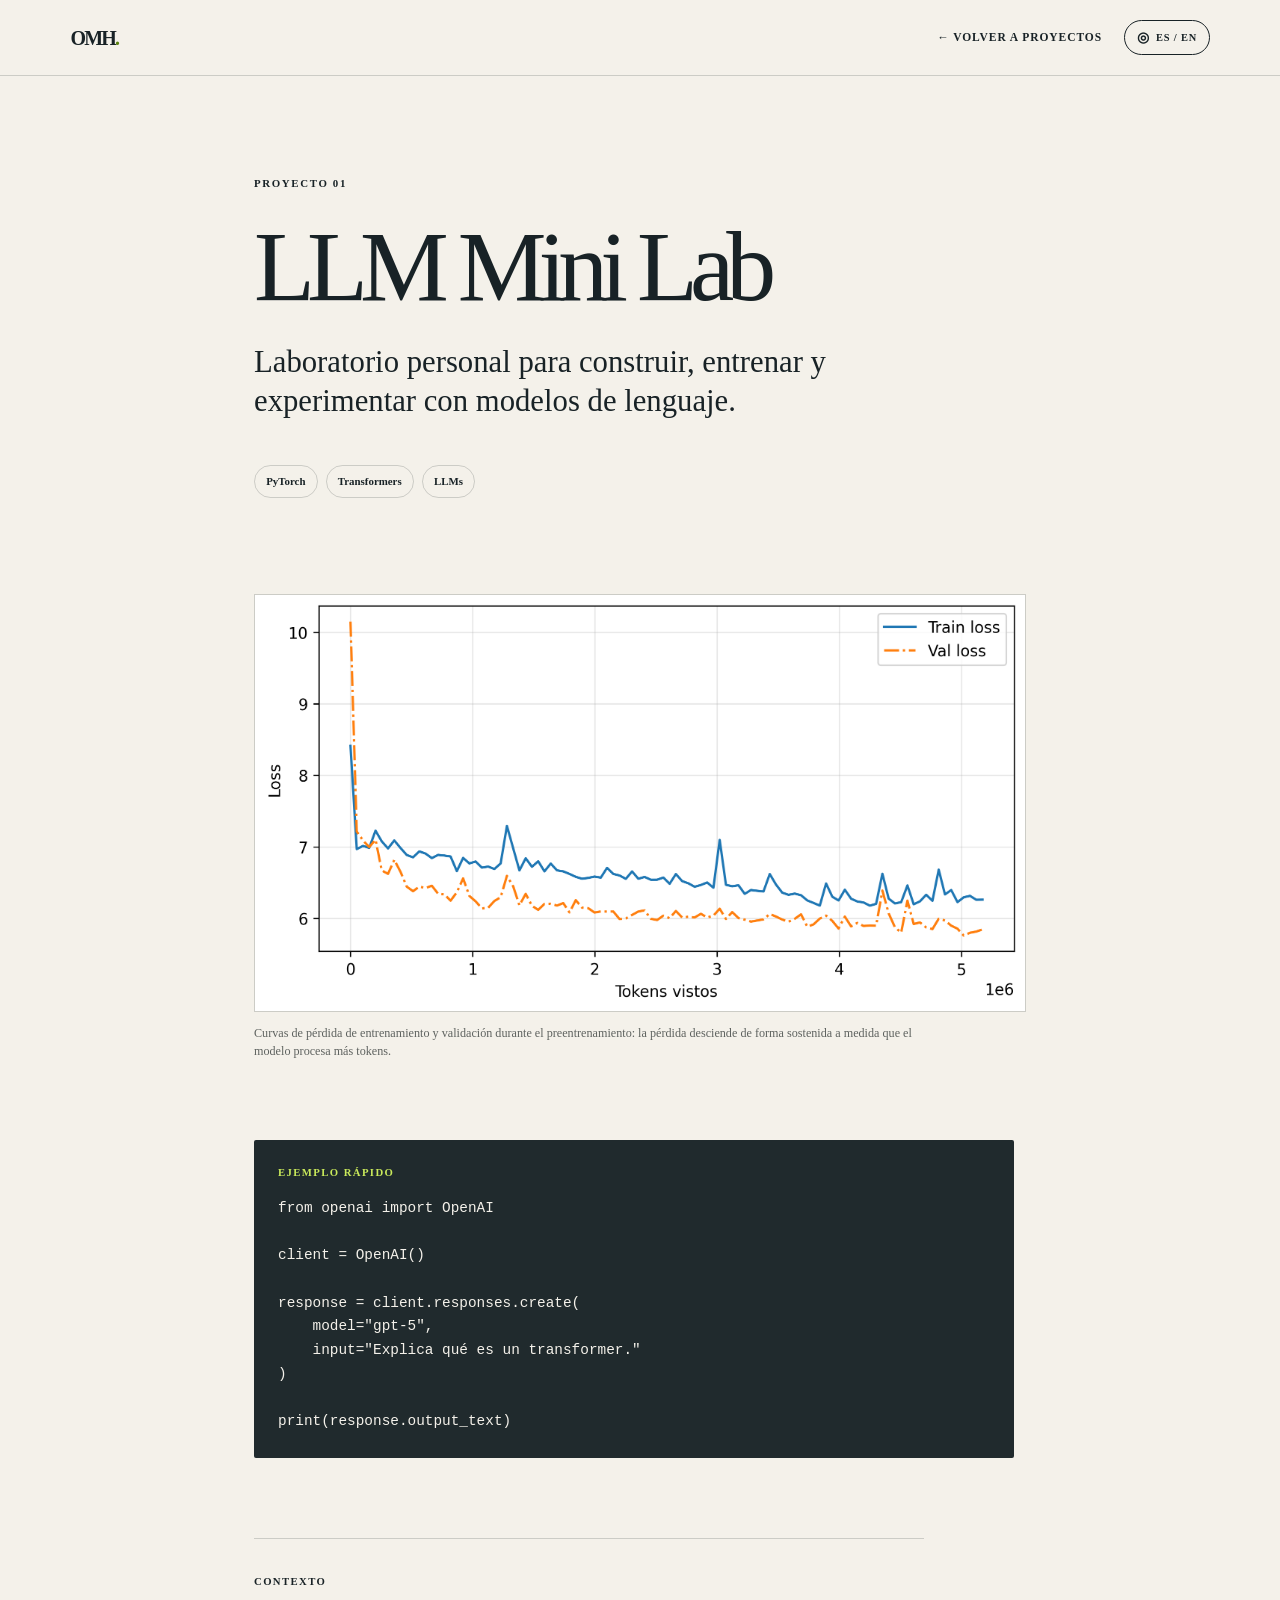
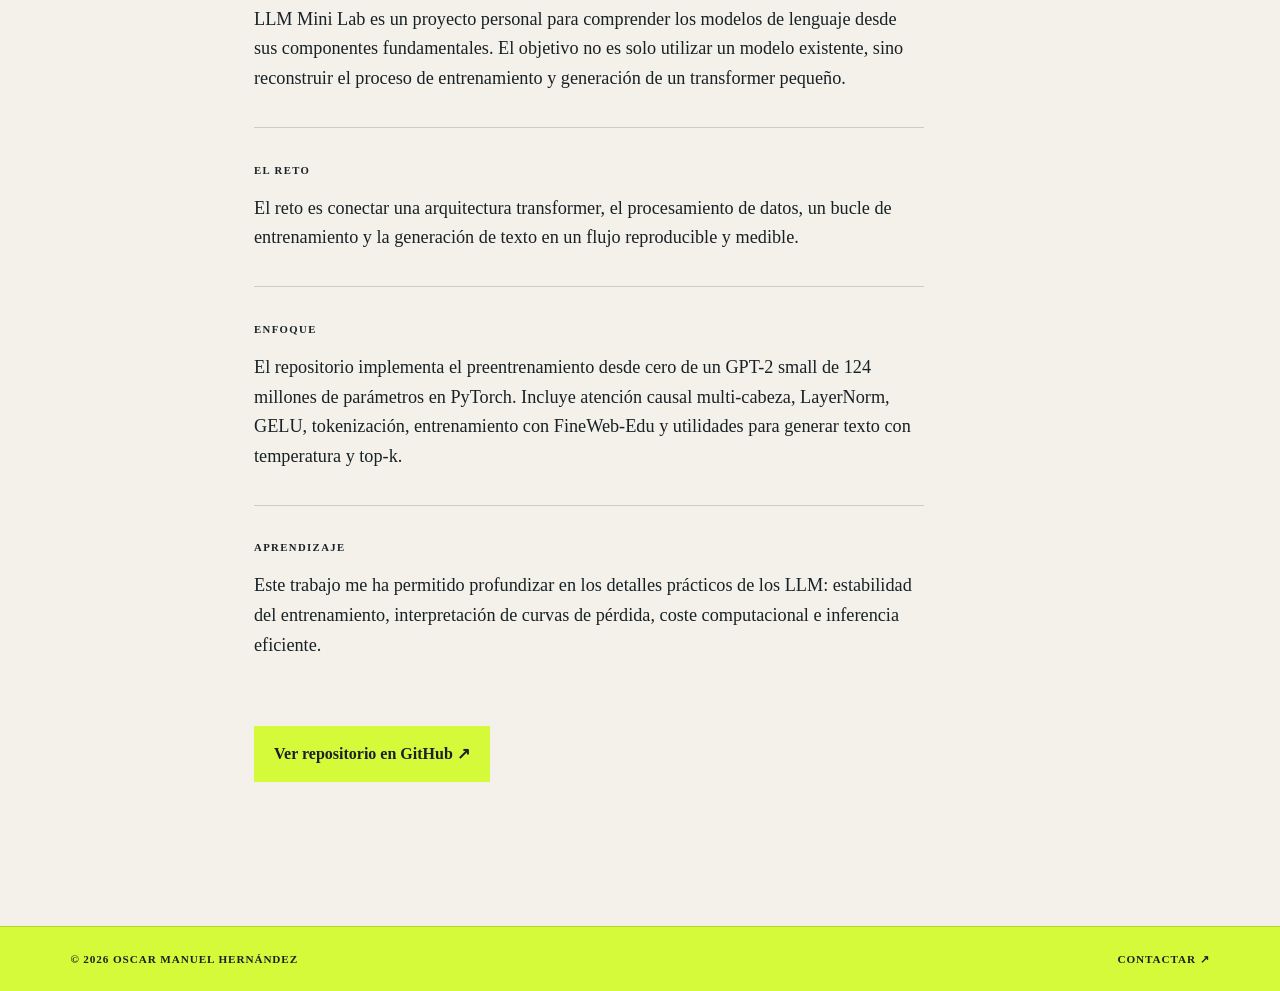
<file: proyectos/llm-mini-lab/index.html>
<!doctype html>
<html lang="es">
<head>
  <meta charset="utf-8">
  <meta name="viewport" content="width=device-width, initial-scale=1">
  <title>LLM Mini Lab | Oscar Manuel Hernández</title>
  <meta name="description" content="Laboratorio personal para construir, entrenar y experimentar con modelos de lenguaje.">
  <link rel="stylesheet" href="../../styles.css">
</head>
<body>
<main class="article-page">
  <nav class="nav article-nav">
    <a class="brand" href="../../index.html">OMH<span>.</span></a>
    <div class="nav-actions">
      <a class="back-link" href="../../index.html#proyectos">← Volver a proyectos</a>
      <button class="translation-button" type="button" aria-label="Traducir esta página al inglés" title="Translate to English"><span aria-hidden="true">◎</span> ES / EN</button>
    </div>
  </nav>
  <article class="project-article">
    <p class="eyebrow">PROYECTO 01</p>
    <h1>LLM Mini Lab</h1>
    <p class="article-lead">Laboratorio personal para construir, entrenar y experimentar con modelos de lenguaje.</p>
    <div class="article-tags"><span>PyTorch</span><span>Transformers</span><span>LLMs</span></div>
    <figure class="project-figure">
      <img src="../../images/llm-training-loss.png" alt="Evolución de las pérdidas de entrenamiento y validación durante el preentrenamiento del modelo">
      <figcaption>Curvas de pérdida de entrenamiento y validación durante el preentrenamiento: la pérdida desciende de forma sostenida a medida que el modelo procesa más tokens.</figcaption>
    </figure>
    <section class="code-example" aria-label="Ejemplo de uso de la API de OpenAI">
      <p class="article-kicker">EJEMPLO RÁPIDO</p>
<pre><code>from openai import OpenAI

client = OpenAI()

response = client.responses.create(
    model="gpt-5",
    input="Explica qué es un transformer."
)

print(response.output_text)</code></pre>
    </section>
    <div class="article-body">
      <section>
        <p class="article-kicker">CONTEXTO</p>
        <p>LLM Mini Lab es un proyecto personal para comprender los modelos de lenguaje desde sus componentes fundamentales. El objetivo no es solo utilizar un modelo existente, sino reconstruir el proceso de entrenamiento y generación de un transformer pequeño.</p>
      </section>
      <section>
        <p class="article-kicker">EL RETO</p>
        <p>El reto es conectar una arquitectura transformer, el procesamiento de datos, un bucle de entrenamiento y la generación de texto en un flujo reproducible y medible.</p>
      </section>
      <section>
        <p class="article-kicker">ENFOQUE</p>
        <p>El repositorio implementa el preentrenamiento desde cero de un GPT-2 small de 124 millones de parámetros en PyTorch. Incluye atención causal multi-cabeza, LayerNorm, GELU, tokenización, entrenamiento con FineWeb-Edu y utilidades para generar texto con temperatura y top-k.</p>
      </section>
      <section>
        <p class="article-kicker">APRENDIZAJE</p>
        <p>Este trabajo me ha permitido profundizar en los detalles prácticos de los LLM: estabilidad del entrenamiento, interpretación de curvas de pérdida, coste computacional e inferencia eficiente.</p>
      </section>
    </div>
    <a class="repo-link" href="https://github.com/volverman222/LLM_mini_lab" target="_blank" rel="noreferrer">Ver repositorio en GitHub <span>↗</span></a>
  </article>
  <footer class="article-footer">
    <span>© 2026 Oscar Manuel Hernández</span>
    <a href="mailto:osmayo30@gmail.com">Contactar ↗</a>
  </footer>
</main>
<script src="../../translate.js"></script>
</body>
</html>
</file>
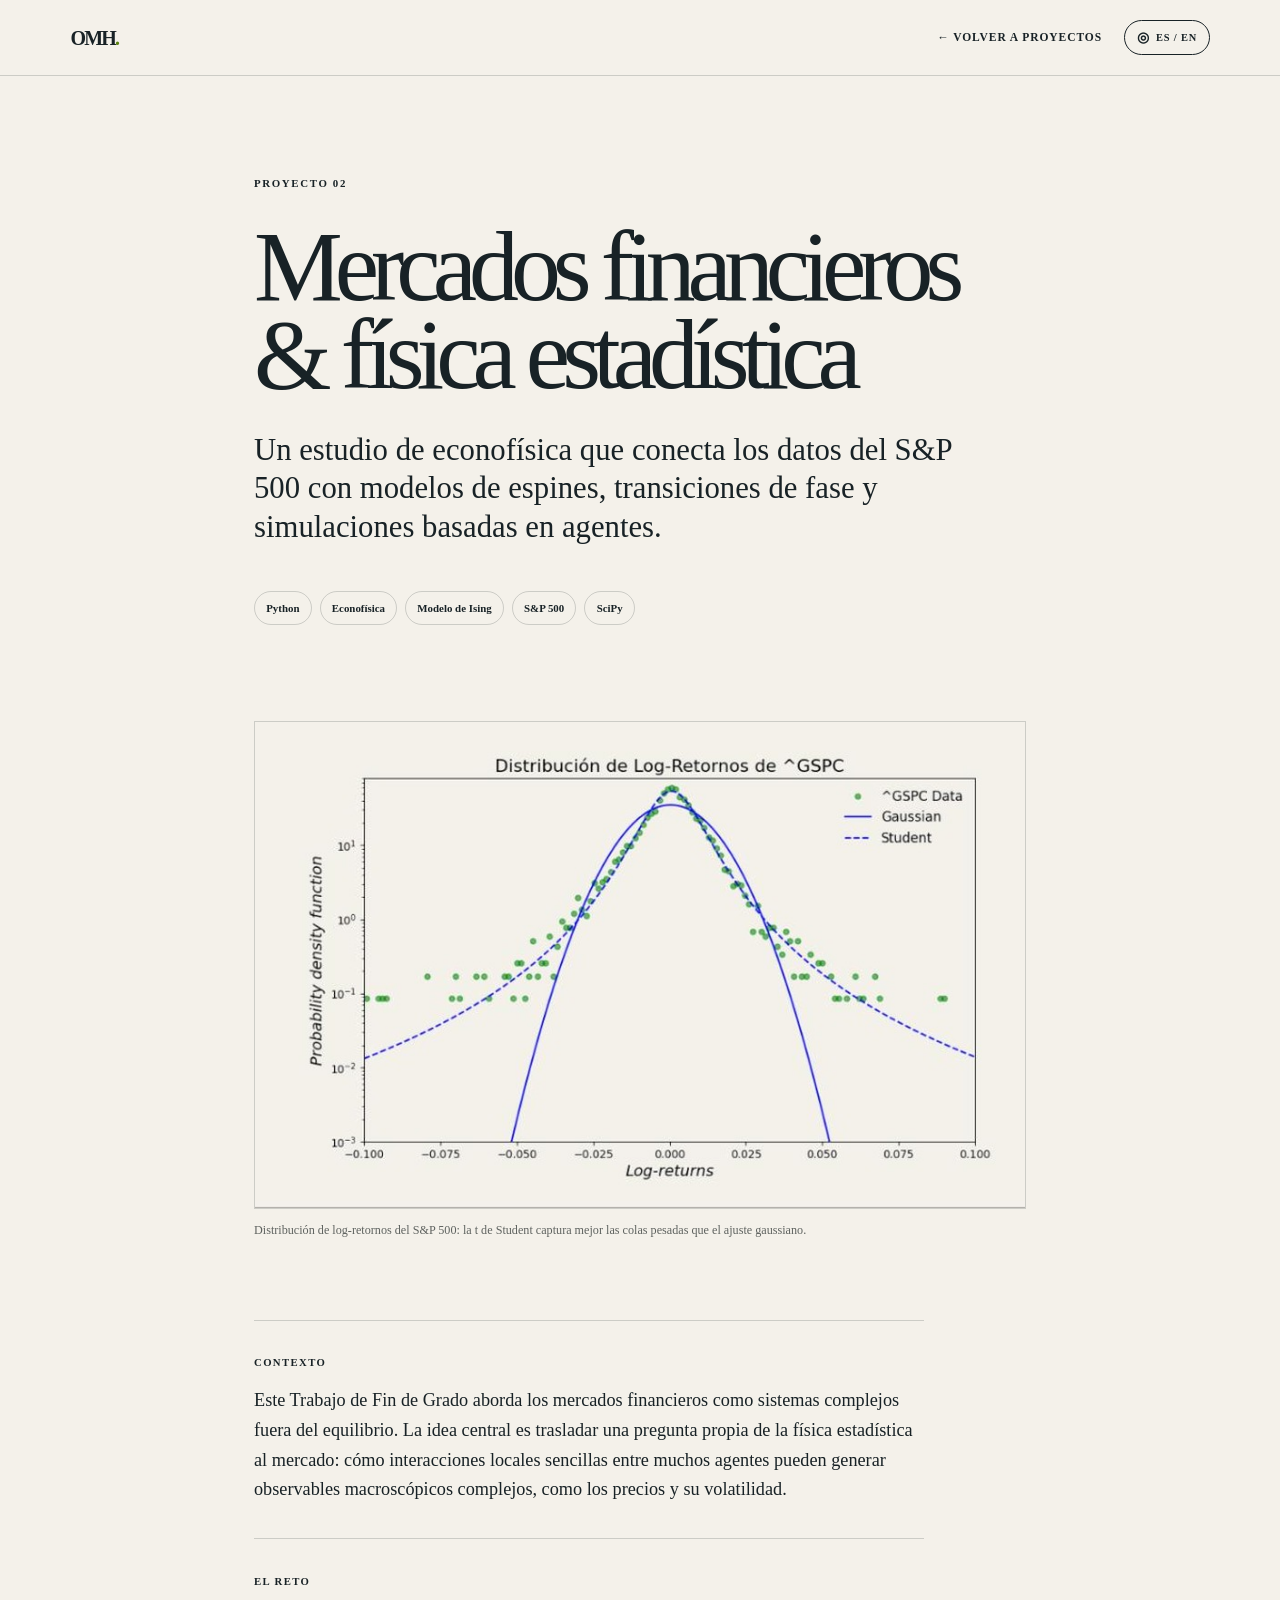
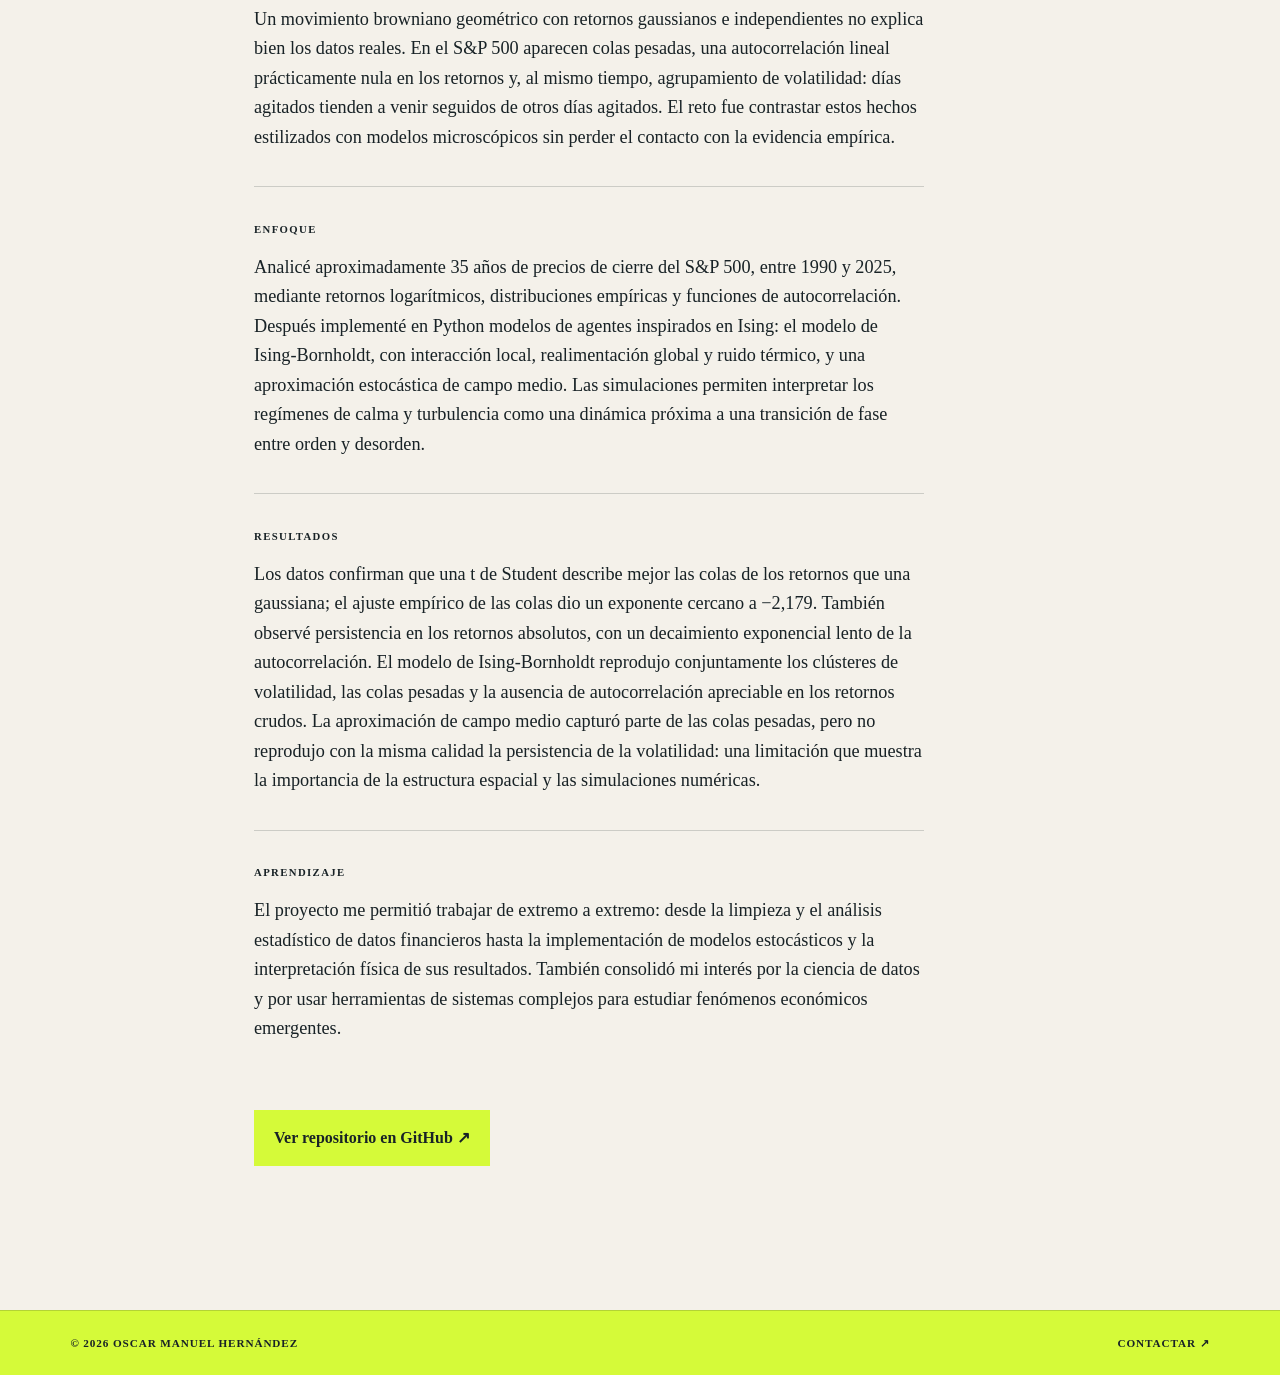
<file: proyectos/mercados-y-fisica-estadistica/index.html>
<!doctype html>
<html lang="es">
<head>
  <meta charset="utf-8">
  <meta name="viewport" content="width=device-width, initial-scale=1">
  <title>Mercados financieros &amp; física estadística | Oscar Manuel Hernández</title>
  <meta name="description" content="Un estudio de econofísica que conecta los datos del S&amp;P 500 con modelos de espines, transiciones de fase y simulaciones basadas en agentes.">
  <link rel="stylesheet" href="../../styles.css">
</head>
<body>
<main class="article-page">
  <nav class="nav article-nav">
    <a class="brand" href="../../index.html">OMH<span>.</span></a>
    <div class="nav-actions">
      <a class="back-link" href="../../index.html#proyectos">← Volver a proyectos</a>
      <button class="translation-button" type="button" aria-label="Traducir esta página al inglés" title="Translate to English"><span aria-hidden="true">◎</span> ES / EN</button>
    </div>
  </nav>
  <article class="project-article">
    <p class="eyebrow">PROYECTO 02</p>
    <h1>Mercados financieros &amp; física estadística</h1>
    <p class="article-lead">Un estudio de econofísica que conecta los datos del S&amp;P 500 con modelos de espines, transiciones de fase y simulaciones basadas en agentes.</p>
    <div class="article-tags"><span>Python</span><span>Econofísica</span><span>Modelo de Ising</span><span>S&amp;P 500</span><span>SciPy</span></div>
    <figure class="project-figure">
      <img src="../../images/market-log-returns.jpg" alt="Distribución de log-retornos del S&amp;P 500 comparada con ajustes gaussiano y t de Student">
      <figcaption>Distribución de log-retornos del S&amp;P 500: la t de Student captura mejor las colas pesadas que el ajuste gaussiano.</figcaption>
    </figure>
    <div class="article-body">
      <section>
        <p class="article-kicker">CONTEXTO</p>
        <p>Este Trabajo de Fin de Grado aborda los mercados financieros como sistemas complejos fuera del equilibrio. La idea central es trasladar una pregunta propia de la física estadística al mercado: cómo interacciones locales sencillas entre muchos agentes pueden generar observables macroscópicos complejos, como los precios y su volatilidad.</p>
      </section>
      <section>
        <p class="article-kicker">EL RETO</p>
        <p>Un movimiento browniano geométrico con retornos gaussianos e independientes no explica bien los datos reales. En el S&amp;P 500 aparecen colas pesadas, una autocorrelación lineal prácticamente nula en los retornos y, al mismo tiempo, agrupamiento de volatilidad: días agitados tienden a venir seguidos de otros días agitados. El reto fue contrastar estos hechos estilizados con modelos microscópicos sin perder el contacto con la evidencia empírica.</p>
      </section>
      <section>
        <p class="article-kicker">ENFOQUE</p>
        <p>Analicé aproximadamente 35 años de precios de cierre del S&amp;P 500, entre 1990 y 2025, mediante retornos logarítmicos, distribuciones empíricas y funciones de autocorrelación. Después implementé en Python modelos de agentes inspirados en Ising: el modelo de Ising-Bornholdt, con interacción local, realimentación global y ruido térmico, y una aproximación estocástica de campo medio. Las simulaciones permiten interpretar los regímenes de calma y turbulencia como una dinámica próxima a una transición de fase entre orden y desorden.</p>
      </section>
      <section>
        <p class="article-kicker">RESULTADOS</p>
        <p>Los datos confirman que una t de Student describe mejor las colas de los retornos que una gaussiana; el ajuste empírico de las colas dio un exponente cercano a −2,179. También observé persistencia en los retornos absolutos, con un decaimiento exponencial lento de la autocorrelación. El modelo de Ising-Bornholdt reprodujo conjuntamente los clústeres de volatilidad, las colas pesadas y la ausencia de autocorrelación apreciable en los retornos crudos. La aproximación de campo medio capturó parte de las colas pesadas, pero no reprodujo con la misma calidad la persistencia de la volatilidad: una limitación que muestra la importancia de la estructura espacial y las simulaciones numéricas.</p>
      </section>
      <section>
        <p class="article-kicker">APRENDIZAJE</p>
        <p>El proyecto me permitió trabajar de extremo a extremo: desde la limpieza y el análisis estadístico de datos financieros hasta la implementación de modelos estocásticos y la interpretación física de sus resultados. También consolidó mi interés por la ciencia de datos y por usar herramientas de sistemas complejos para estudiar fenómenos económicos emergentes.</p>
      </section>
    </div>
    <a class="repo-link" href="https://github.com/volverman222/tfg-econofisica-mercados" target="_blank" rel="noreferrer">Ver repositorio en GitHub <span>↗</span></a>
  </article>
  <footer class="article-footer">
    <span>© 2026 Oscar Manuel Hernández</span>
    <a href="mailto:osmayo30@gmail.com">Contactar ↗</a>
  </footer>
</main>
<script src="../../translate.js"></script>
</body>
</html>
</file>
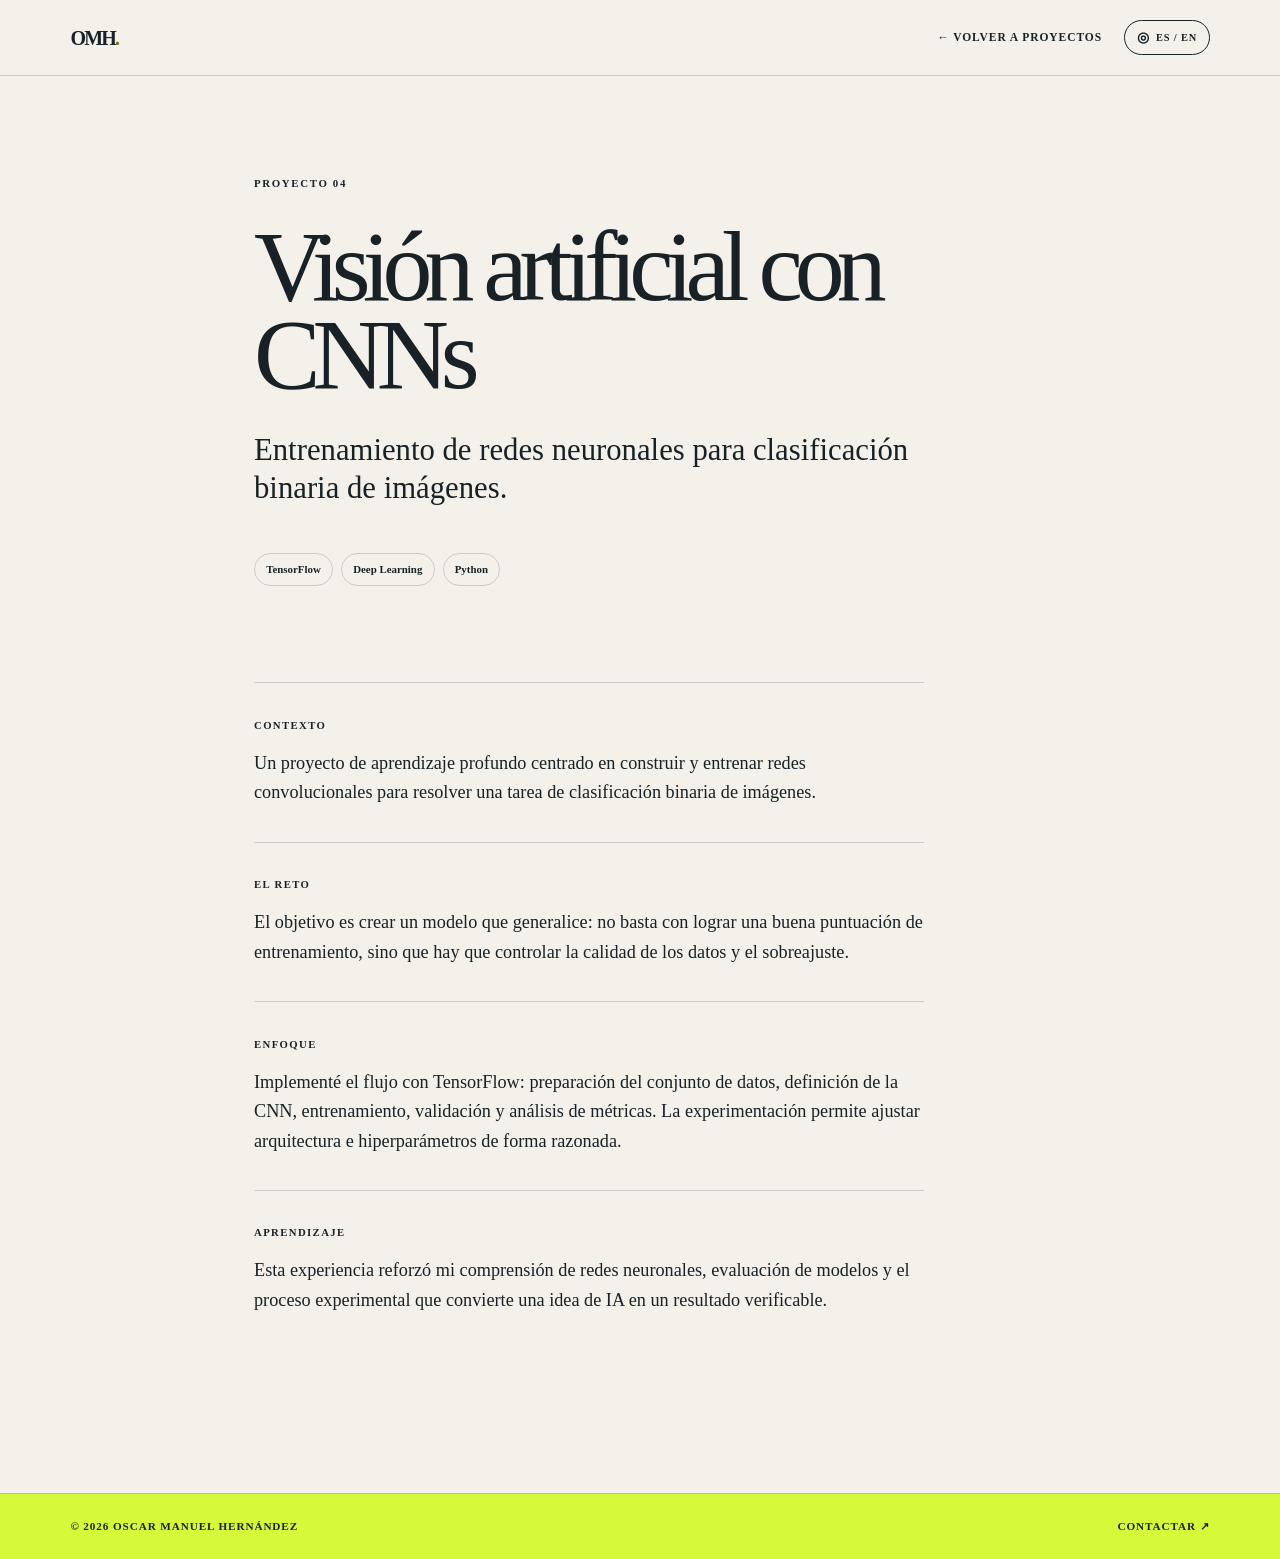
<file: proyectos/vision-artificial-cnns/index.html>
<!doctype html>
<html lang="es">
<head>
  <meta charset="utf-8">
  <meta name="viewport" content="width=device-width, initial-scale=1">
  <title>Visión artificial con CNNs | Oscar Manuel Hernández</title>
  <meta name="description" content="Entrenamiento de redes neuronales para clasificación binaria de imágenes.">
  <link rel="stylesheet" href="../../styles.css">
</head>
<body>
<main class="article-page">
  <nav class="nav article-nav">
    <a class="brand" href="../../index.html">OMH<span>.</span></a>
    <div class="nav-actions">
      <a class="back-link" href="../../index.html#proyectos">← Volver a proyectos</a>
      <button class="translation-button" type="button" aria-label="Traducir esta página al inglés" title="Translate to English"><span aria-hidden="true">◎</span> ES / EN</button>
    </div>
  </nav>
  <article class="project-article">
    <p class="eyebrow">PROYECTO 04</p>
    <h1>Visión artificial con CNNs</h1>
    <p class="article-lead">Entrenamiento de redes neuronales para clasificación binaria de imágenes.</p>
    <div class="article-tags"><span>TensorFlow</span><span>Deep Learning</span><span>Python</span></div>
    <div class="article-body">
      <section>
        <p class="article-kicker">CONTEXTO</p>
        <p>Un proyecto de aprendizaje profundo centrado en construir y entrenar redes convolucionales para resolver una tarea de clasificación binaria de imágenes.</p>
      </section>
      <section>
        <p class="article-kicker">EL RETO</p>
        <p>El objetivo es crear un modelo que generalice: no basta con lograr una buena puntuación de entrenamiento, sino que hay que controlar la calidad de los datos y el sobreajuste.</p>
      </section>
      <section>
        <p class="article-kicker">ENFOQUE</p>
        <p>Implementé el flujo con TensorFlow: preparación del conjunto de datos, definición de la CNN, entrenamiento, validación y análisis de métricas. La experimentación permite ajustar arquitectura e hiperparámetros de forma razonada.</p>
      </section>
      <section>
        <p class="article-kicker">APRENDIZAJE</p>
        <p>Esta experiencia reforzó mi comprensión de redes neuronales, evaluación de modelos y el proceso experimental que convierte una idea de IA en un resultado verificable.</p>
      </section>
    </div>
  </article>
  <footer class="article-footer">
    <span>© 2026 Oscar Manuel Hernández</span>
    <a href="mailto:osmayo30@gmail.com">Contactar ↗</a>
  </footer>
</main>
<script src="../../translate.js"></script>
</body>
</html>
</file>
<file: styles.css>
/* ===== Portfolio · Oscar Manuel Hernández =====
   Colores principales: cámbialos aquí y se actualiza toda la web */
:root {
  --ink: #182226;      /* texto / fondo oscuro */
  --paper: #f4f1ea;    /* fondo claro */
  --acid: #d5fa39;     /* verde lima de acento */
  --accent: #668b10;   /* verde de hover */
  --line: #1822262e;   /* líneas finas */
}

/* ---------- Reset básico ---------- */
*, *::before, *::after { box-sizing: border-box; border: 0 solid; margin: 0; padding: 0; }
html { -webkit-text-size-adjust: 100%; line-height: 1.5; scroll-behavior: smooth; }
h1, h2, h3, h4, h5, h6 { font-size: inherit; font-weight: inherit; }
a { color: inherit; text-decoration: none; }
img, svg { display: block; vertical-align: middle; max-width: 100%; height: auto; }
button { font: inherit; color: inherit; background: transparent; border-radius: 0; }
code, pre { font-family: ui-monospace, SFMono-Regular, Menlo, Consolas, monospace; font-size: 1em; }

body {
  background: var(--paper);
  color: var(--ink);
  margin: 0;
  font-family: Georgia, serif;
  -webkit-font-smoothing: antialiased;
  -moz-osx-font-smoothing: grayscale;
}
button, .translation-button, .blog-home .project-number { font-family: Georgia, serif !important; }

/* ---------- Navegación ---------- */
.nav { border-bottom: 1px solid var(--line); justify-content: space-between; align-items: center; height: 76px; padding: 0 5.5vw; display: flex; }
.brand { letter-spacing: -.09em; font-size: 1.25rem; font-weight: 800; }
.brand span { color: #5b8310; }
.nav-actions { align-items: center; gap: 1.4rem; display: flex; }
.nav-links { text-transform: uppercase; letter-spacing: .09em; gap: 2.2rem; font-size: .75rem; font-weight: 700; display: flex; }
.nav-links a:hover, .footer-bottom a:hover { color: var(--accent); }
.translation-button { appearance: none; -webkit-appearance: none; border: 1px solid var(--ink); color: var(--ink); cursor: pointer; letter-spacing: .08em; background: 0 0; border-radius: 100px; padding: .58rem .72rem; font-size: .65rem; font-weight: 700; line-height: 1; transition: background .2s, color .2s; }
.translation-button span { vertical-align: -.06em; margin-right: .18rem; font-size: .9rem; }
.translation-button:hover, .translation-button:focus-visible { background: var(--ink); color: var(--paper); outline: none; }

/* ---------- Hero ---------- */
.hero { flex-direction: column; min-height: calc(100svh - 76px); padding: 13vh 5.5vw 5vh; display: flex; position: relative; overflow: hidden; }
.eyebrow { letter-spacing: .15em; text-transform: uppercase; margin: 0; font-size: .68rem; font-weight: 800; }
.hero h1 { letter-spacing: -.09em; z-index: 1; margin: 7vh 0 auto; font-size: clamp(4.2rem, 11.3vw, 10.2rem); line-height: .78; position: relative; }
.hero em, footer em { letter-spacing: -.08em; font-family: Georgia, serif; font-weight: 400; }
.hero-bottom { z-index: 1; justify-content: space-between; align-items: end; gap: 2rem; display: flex; position: relative; }
.hero-bottom p { max-width: 340px; margin: 0; font-size: 1rem; line-height: 1.45; }
.round-link { background: var(--acid); border-radius: 50%; place-items: center; width: 64px; height: 64px; font-size: 1.6rem; transition: transform .25s; display: grid; }
.round-link:hover { transform: translateY(6px); }
.orbit { pointer-events: none; border: 1px solid #18222638; border-radius: 50%; position: absolute; }
.orbit-one { width: 69vw; height: 69vw; top: 4vh; right: -10vw; }
.orbit-two { width: 39vw; height: 39vw; top: 19vh; right: 5vw; }
.dot-grid { opacity: .75; background-image: radial-gradient(#91b226 1.5px, #0000 1.5px); background-size: 14px 14px; width: 17vw; height: 17vw; position: absolute; top: 31vh; right: 11vw; }

/* ---------- Secciones ---------- */
.section { border-top: 1px solid var(--line); padding: 9rem 5.5vw; }
.section-label { align-items: center; gap: 1rem; margin-bottom: 4.2rem; display: flex; }
.section-label span { font: italic 1.1rem Georgia, serif; }
.section-label p { letter-spacing: .15em; text-transform: uppercase; margin: 0; font-size: .68rem; font-weight: 800; }

/* ---------- Proyectos ---------- */
.projects { border-top: 1px solid var(--line); }
.project { border-bottom: 1px solid var(--line); grid-template-columns: 7vw 1fr auto; align-items: start; gap: 2rem; padding: 2.7rem 0; transition: padding .25s; display: grid; }
.project:hover { padding-left: 1rem; }
.project-number { font: italic 1.35rem Georgia, serif; }
.project h2 { letter-spacing: -.06em; margin: 0 0 .7rem; font-size: clamp(1.7rem, 3.2vw, 3rem); }
.project p { max-width: 600px; margin: 0; font-size: .97rem; line-height: 1.5; }
.project-link { display: inline-block; }
.project-link span { vertical-align: top; font-size: .65em; }
.project-link:hover { color: var(--accent); }
.tags { flex-wrap: wrap; justify-content: end; gap: .45rem; display: flex; }
.tags span { border: 1px solid var(--line); white-space: nowrap; border-radius: 100px; padding: .45rem .65rem; font-size: .65rem; font-weight: 700; }

/* ---------- Perfil ---------- */
.profile-section { background: var(--ink); color: var(--paper); }
.profile-grid { grid-template-columns: 1.12fr .88fr; gap: 8vw; display: grid; }
.profile-copy p { max-width: 630px; line-height: 1.55; }
.large-copy { letter-spacing: -.06em; margin: 0 0 2.5rem; font-size: clamp(1.8rem, 3.6vw, 3.5rem); line-height: 1.04 !important; }
.facts { flex-wrap: wrap; gap: .6rem; margin-top: 2rem; display: flex; }
.facts span { border: 1px solid #f4f1ea59; border-radius: 100px; padding: .55rem .7rem; font-size: .7rem; }
.skill { border-top: 1px solid #f4f1ea40; padding: 1rem 0 1.2rem; }
.skill h3 { text-transform: uppercase; letter-spacing: .1em; margin: 0 0 .55rem; font-size: .75rem; }
.skill p { color: #c8cbc8; margin: 0; font-size: .95rem; line-height: 1.5; }

/* ---------- Formación ---------- */
.education { border-top: 1px solid var(--line); grid-template-columns: .7fr 1fr 1fr; gap: 4rem; padding: 8rem 5.5vw; display: grid; }
.education .eyebrow { padding-top: .45rem; }
.education div { border-top: 2px solid var(--ink); padding-top: 1rem; }
.education span { letter-spacing: .1em; font-size: .68rem; font-weight: 700; }
.education h2 { letter-spacing: -.05em; margin: 2.4rem 0 .3rem; font-size: clamp(1.4rem, 2.5vw, 2.25rem); }
.education p { color: #5e625f; margin: 0; }

/* ---------- Blog (portada) ---------- */
.blog-home { background: #e9e6dd; }
.blog-home .project-number { letter-spacing: .08em; text-transform: uppercase; padding-top: .45rem; font: 700 .68rem/1 Arial, Helvetica, sans-serif; }
.blog-home-link { letter-spacing: .1em; text-transform: uppercase; border-bottom: 1px solid var(--ink); margin-top: 2rem; padding-bottom: .35rem; font-size: .72rem; font-weight: 800; display: inline-block; }
.blog-home-link:hover { color: var(--accent); border-color: var(--accent); }

/* ---------- Footer / contacto ---------- */
footer { background: var(--acid); padding: 8rem 5.5vw 2rem; }
footer h2 { letter-spacing: -.08em; margin: 2.8rem 0 3rem; font-size: clamp(3rem, 7vw, 7rem); line-height: .85; }
.email { border-bottom: 2px solid var(--ink); padding-bottom: .2rem; font-size: clamp(1.3rem, 2.5vw, 2.3rem); font-weight: 700; }
.email span { font-size: 1.2em; }
.footer-bottom { letter-spacing: .05em; text-transform: uppercase; border-top: 1px solid #18222659; justify-content: space-between; margin-top: 9rem; padding-top: 1.3rem; font-size: .7rem; font-weight: 700; display: flex; }
.footer-bottom div { gap: 1.5rem; display: flex; }

/* ---------- Páginas de artículo (proyectos y blog) ---------- */
.article-page { background: var(--paper); min-height: 100vh; }
.article-nav { position: relative; }
.back-link { letter-spacing: .08em; text-transform: uppercase; font-size: .72rem; font-weight: 700; }
.project-article { max-width: 900px; margin: 0 auto; padding: 11vh 5vw 9rem; }
.project-article h1 { letter-spacing: -.08em; margin: 2rem 0; font-size: clamp(3.1rem, 7.8vw, 7.3rem); line-height: .88; }
.article-lead { max-width: 720px; margin: 0 0 2rem; font: clamp(1.35rem, 2.4vw, 2.1rem)/1.25 Georgia, serif; }
.article-tags { flex-wrap: wrap; gap: .5rem; margin: 2.8rem 0 6rem; display: flex; }
.article-tags span { border: 1px solid var(--line); border-radius: 100px; padding: .48rem .7rem; font-size: .68rem; font-weight: 700; }
.article-body { max-width: 670px; }
.article-body section { border-top: 1px solid var(--line); padding: 2.1rem 0; }
.article-kicker { letter-spacing: .13em; text-transform: uppercase; font-weight: 800; margin: 0 0 1rem !important; font-size: .67rem !important; }
.article-body section > p:last-child { margin: 0; font-size: 1.14rem; line-height: 1.62; }
/* Párrafos de las entradas del blog (en la versión original iban pegados) */
.article-body > p { margin: 0 0 1.3rem; font-size: 1.14rem; line-height: 1.62; }
.repo-link { background: var(--acid); margin-top: 2rem; padding: 1rem 1.25rem; font-weight: 800; display: inline-block; }
.repo-link:hover { background: var(--ink); color: var(--paper); }
.article-footer { border-top: 1px solid var(--line); letter-spacing: .08em; text-transform: uppercase; justify-content: space-between; padding: 1.5rem 5.5vw; font-size: .7rem; font-weight: 700; display: flex; }
.project-figure { margin: 0 0 5rem; }
.project-figure img { border: 1px solid var(--line); width: 100%; height: auto; display: block; }
.project-figure figcaption { color: #5e625f; max-width: 680px; margin-top: .8rem; font-size: .76rem; line-height: 1.45; }
.code-example { color: #f4f1ea; background: #202a2d; border-radius: 2px; max-width: 760px; margin: 0 0 5rem; padding: 1.5rem; }
.code-example .article-kicker { color: #c9e95b; }
.code-example pre { margin: 0; font: clamp(.76rem, 1.5vw, .9rem)/1.65 SFMono-Regular, Consolas, monospace; overflow: auto; }
.code-example code { white-space: pre; }

/* ---------- Índice del blog ---------- */
.blog-index { max-width: 1040px; margin: 0 auto; padding: 11vh 5vw 9rem; }
.blog-index > h1 { letter-spacing: -.09em; margin: 2rem 0; font-size: clamp(4rem, 10vw, 9rem); line-height: .85; }
.post-list { border-top: 1px solid var(--line); margin-top: 6rem; }
.post-card { border-bottom: 1px solid var(--line); padding: 2.4rem 0; display: block; }
.post-card > p:first-child { letter-spacing: .1em; text-transform: uppercase; margin: 0 0 1rem; font-size: .7rem; font-weight: 700; }
.post-card h2 { letter-spacing: -.065em; margin: 0 0 .8rem; font-size: clamp(1.8rem, 4vw, 3.7rem); }
.post-card h2 span { vertical-align: top; font-size: .6em; }
.post-card > p:nth-of-type(2) { max-width: 640px; margin: 0; font-size: 1rem; line-height: 1.55; }
.post-card .article-tags { margin: 1.4rem 0 0; }
.post-card:hover h2 { color: var(--accent); }

/* ---------- Móvil ---------- */
@media (max-width: 700px) {
  .nav { align-items: flex-start; height: auto; min-height: 76px; padding: 1rem 6vw; }
  .nav-actions { flex-direction: column; align-items: flex-end; gap: .65rem; }
  .nav-links { gap: .75rem; font-size: .55rem; }
  .translation-button { padding: .48rem .62rem; font-size: .56rem; }
  .hero { padding: 10vh 6vw 4vh; }
  .hero h1 { margin-top: 11vh; font-size: clamp(3.7rem, 17vw, 6rem); }
  .orbit-one { width: 110vw; height: 110vw; right: -45vw; }
  .orbit-two { width: 68vw; height: 68vw; top: 26vh; right: -8vw; }
  .dot-grid { width: 31vw; height: 31vw; right: 8vw; }
  .section { padding: 5.5rem 6vw; }
  .project { grid-template-columns: 2.2rem 1fr; gap: 1rem; padding: 2rem 0; }
  .tags { grid-column: 2; justify-content: start; }
  .profile-grid, .education { grid-template-columns: 1fr; gap: 2.7rem; }
  .education { padding: 5.5rem 6vw; }
  .education h2 { margin-top: 1.3rem; }
  footer { padding: 5.5rem 6vw 1.5rem; }
  .footer-bottom { margin-top: 6rem; line-height: 2; display: block; }
  .footer-bottom div { gap: 1rem; }
  .hero-bottom p { max-width: 250px; font-size: .88rem; }
  .round-link { width: 54px; height: 54px; }
  .project-article { padding: 8vh 6vw 5rem; }
  .article-tags { margin-bottom: 4rem; }
  .article-footer { padding: 1.2rem 6vw; }
  .back-link { font-size: .62rem; }
}
</file>
